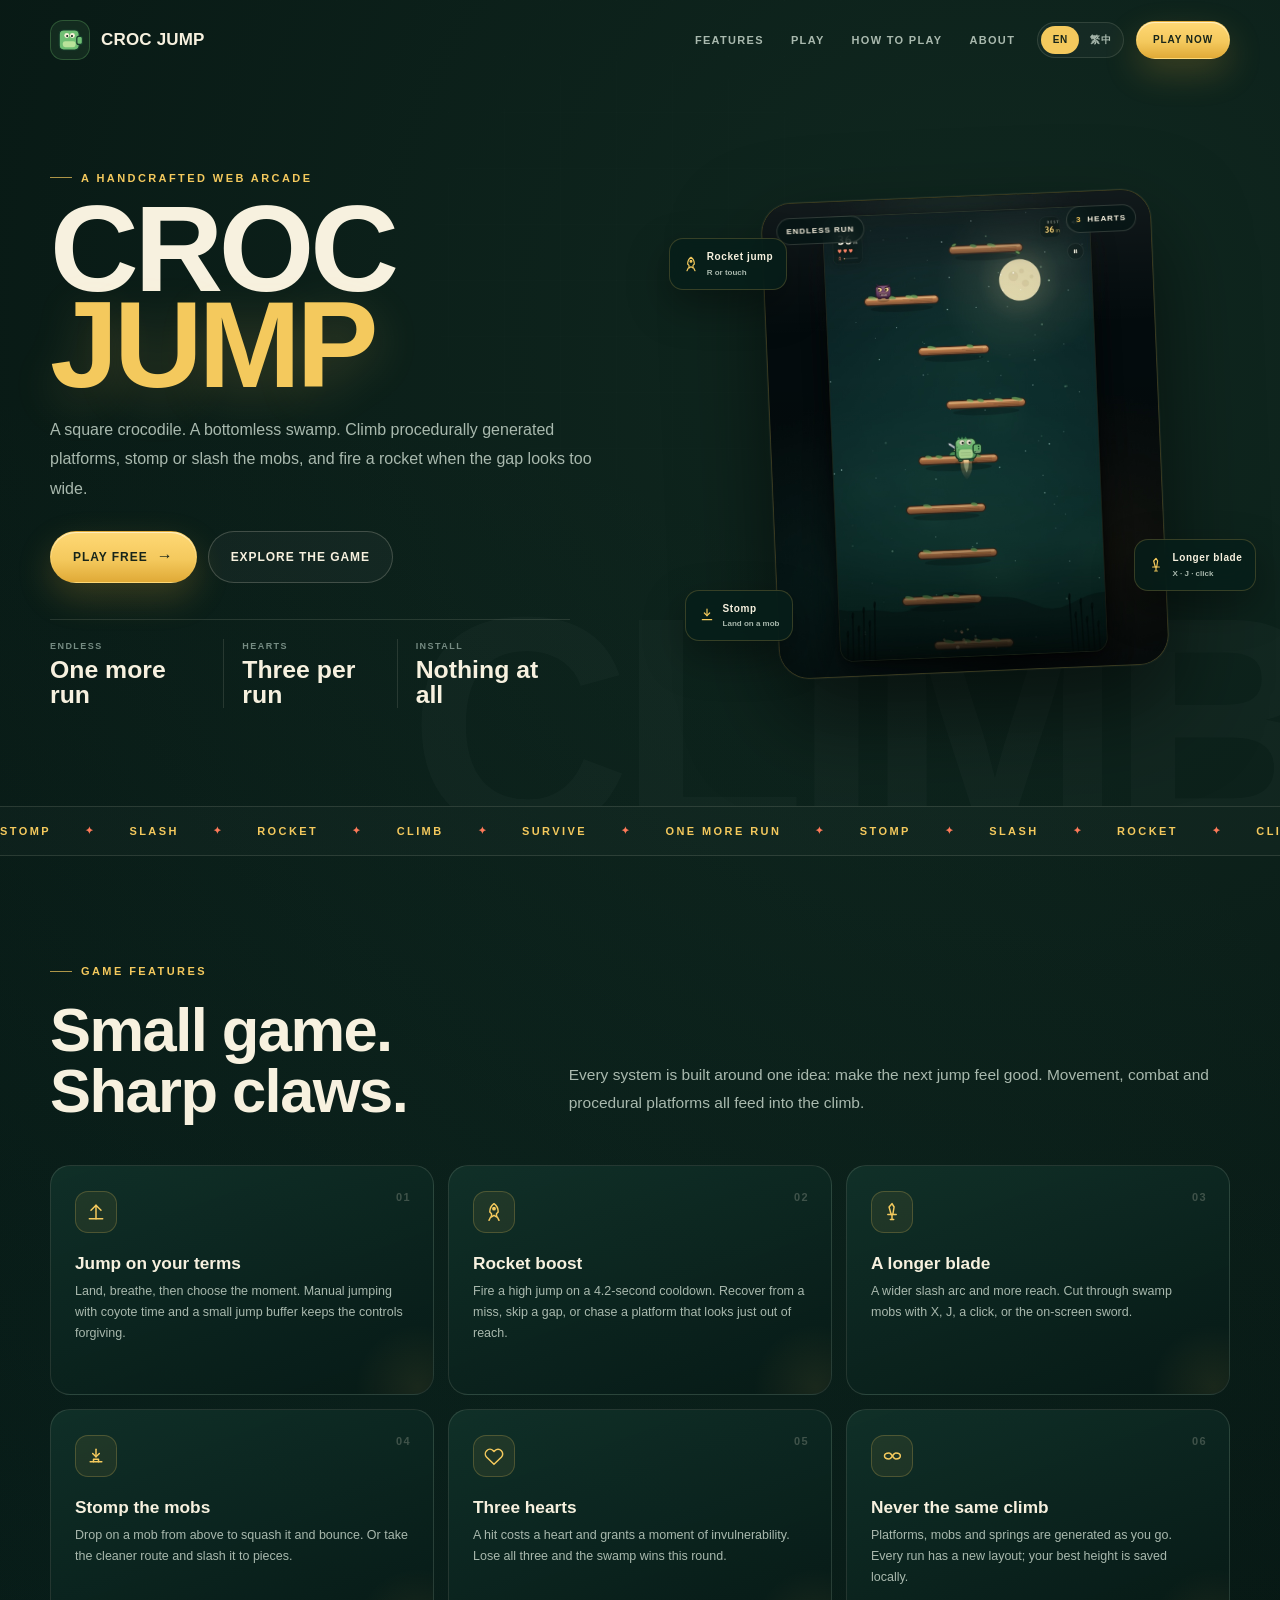
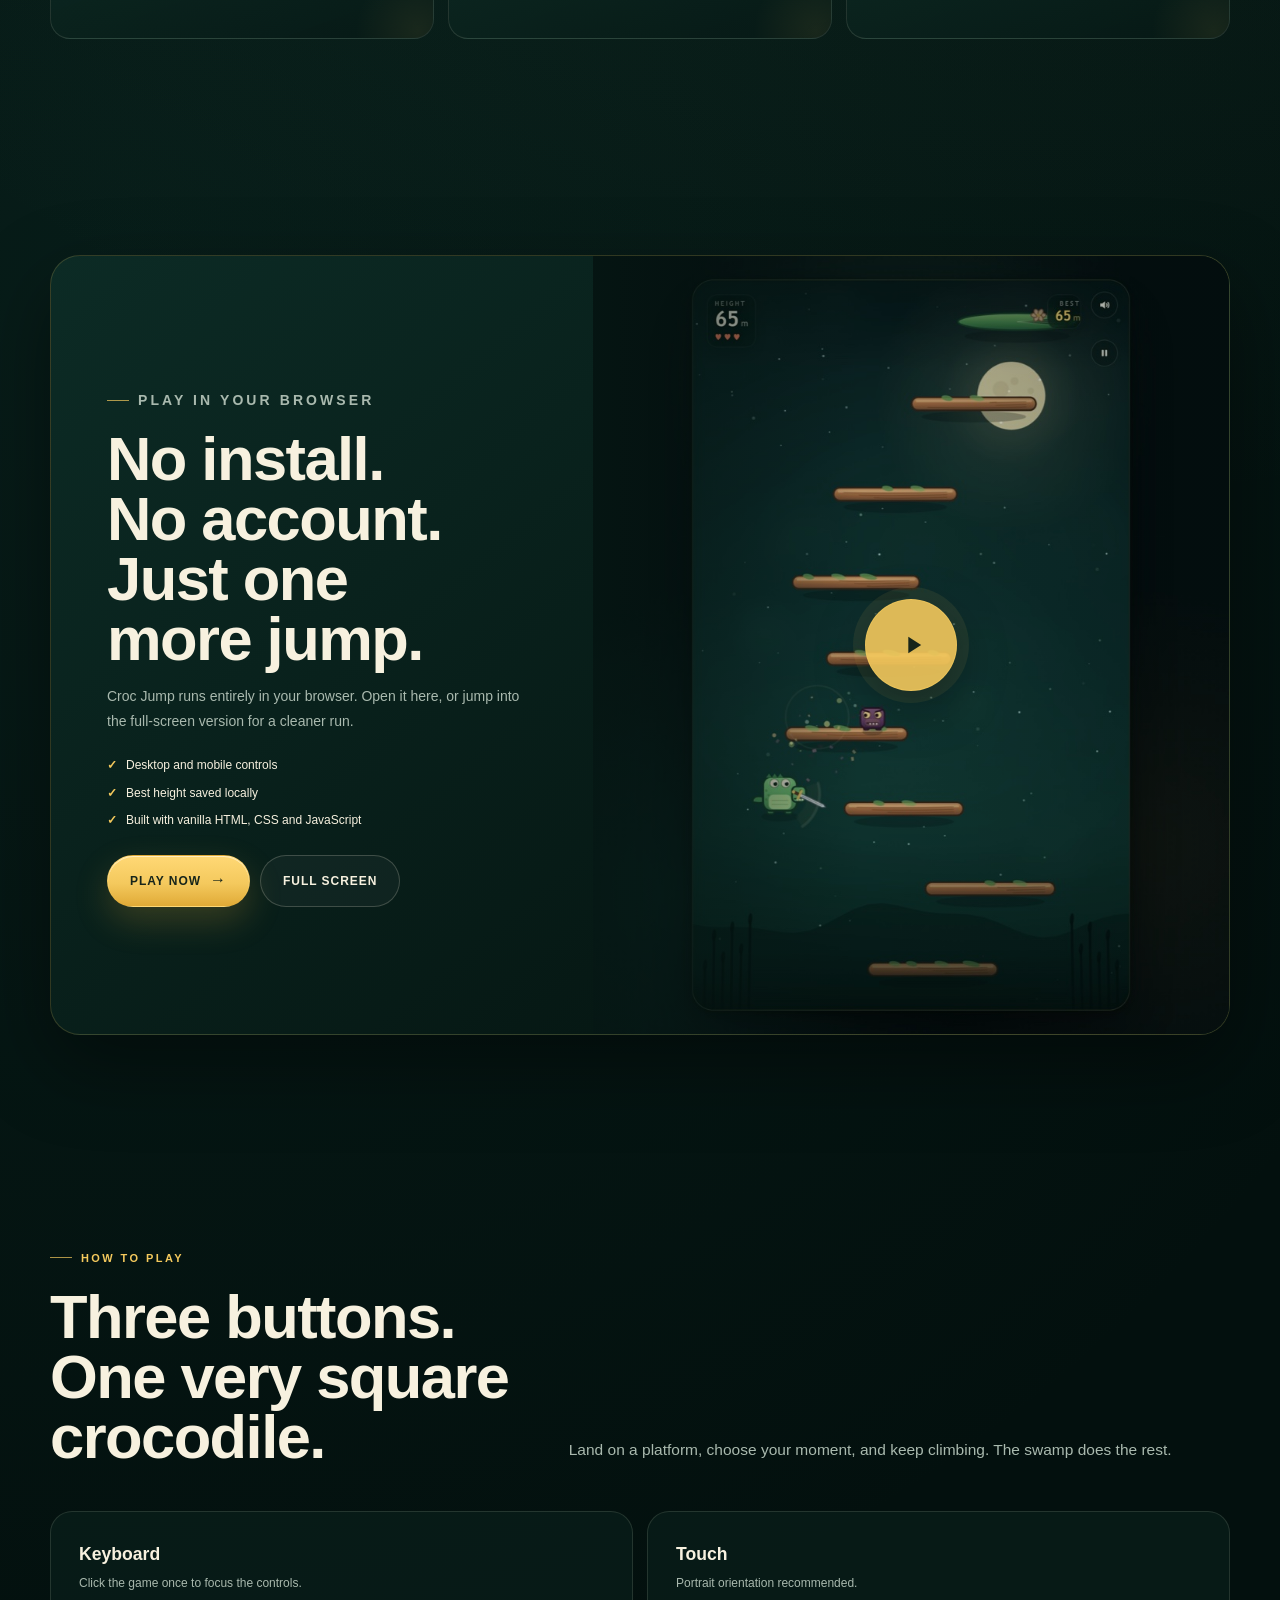
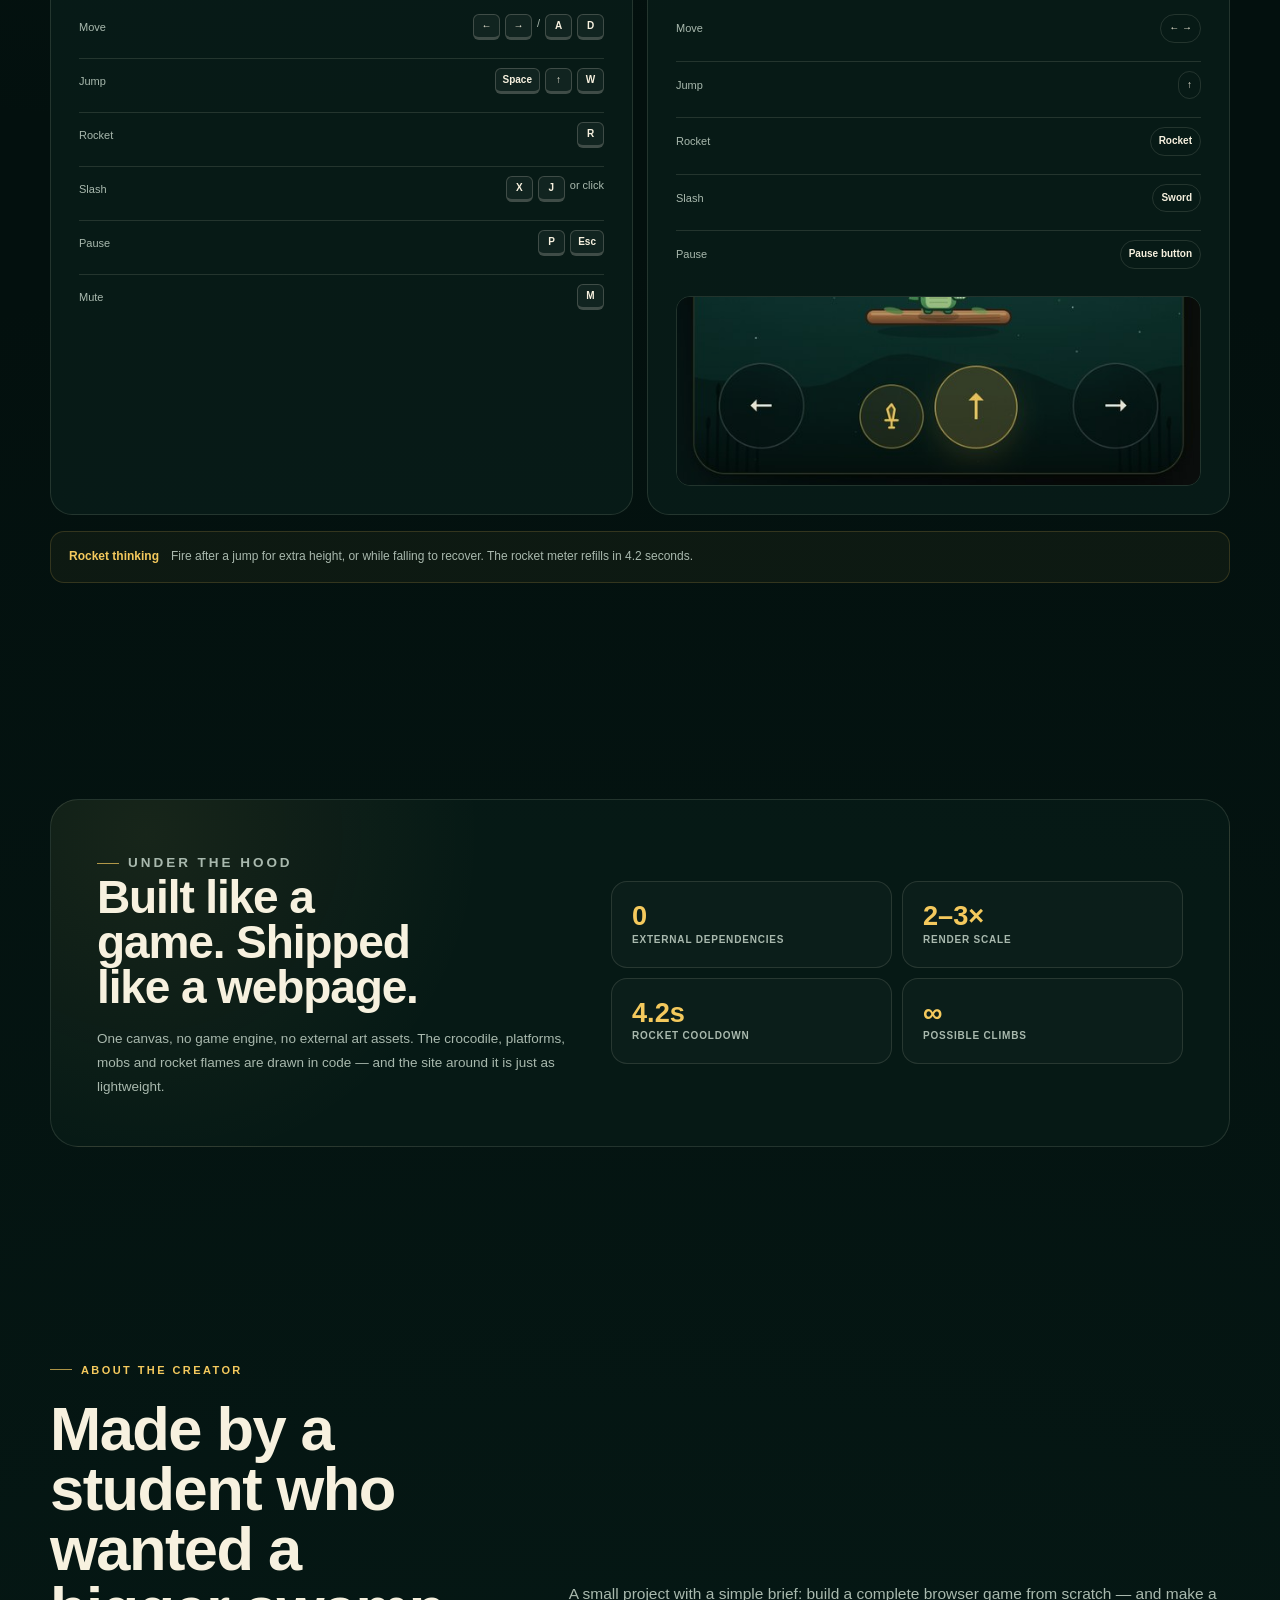
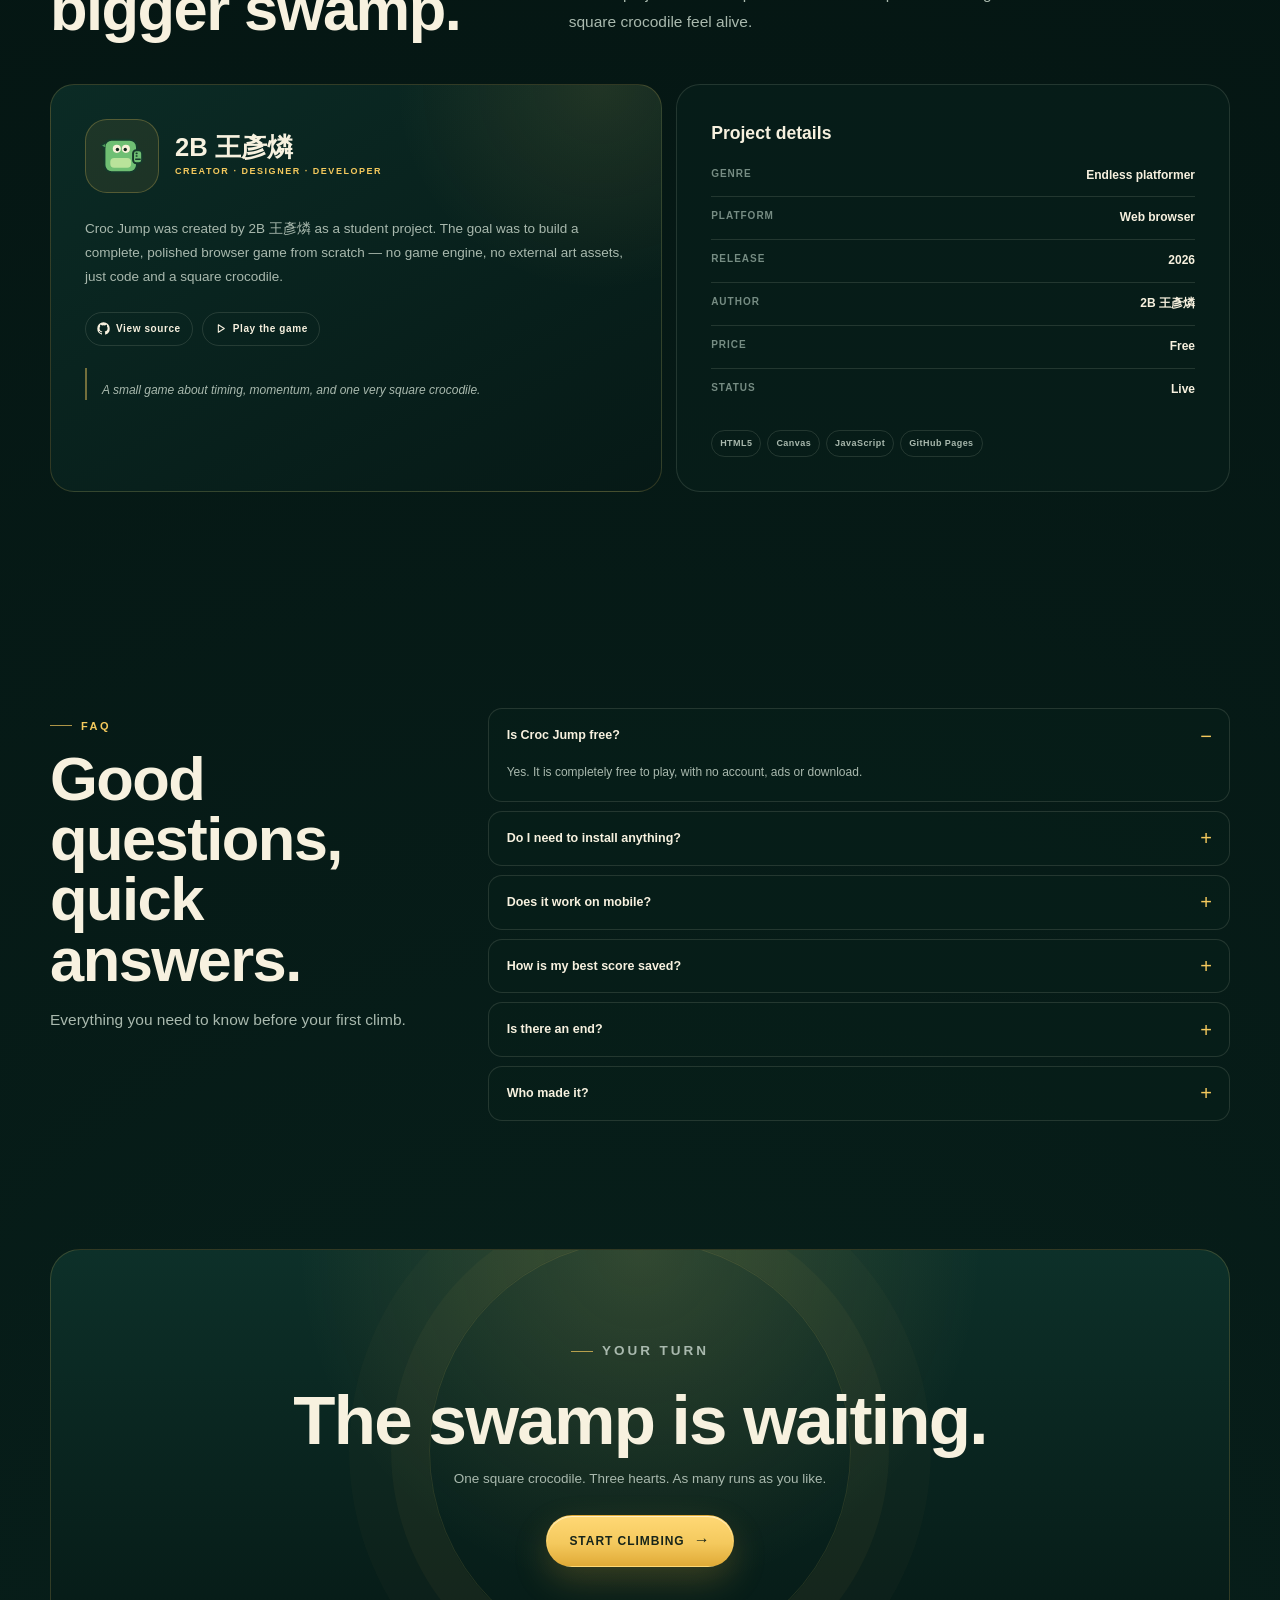
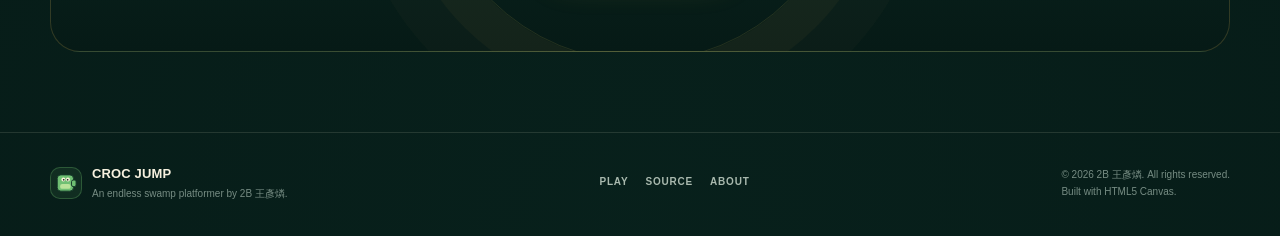
<file: index.html>
<!DOCTYPE html>
<html lang="en">
<head>
  <meta charset="UTF-8">
  <meta name="viewport" content="width=device-width, initial-scale=1.0">
  <title>Croc Jump — Endless Swamp Arcade</title>
  <meta name="description" content="Croc Jump is a handcrafted endless platformer starring a square crocodile. Climb procedural swamp platforms, stomp or slash mobs, and fire a rocket high jump. Play free in your browser.">
  <meta name="author" content="2B 王彥燐 (Wong Yin Lun)">
  <meta name="theme-color" content="#03100e">
  <link rel="canonical" href="https://s20250144-bit.github.io/Eason/">
  <link rel="icon" href="assets/favicon.svg" type="image/svg+xml">
  <meta property="og:type" content="website">
  <meta property="og:title" content="Croc Jump — Endless Swamp Arcade">
  <meta property="og:description" content="A square crocodile. A bottomless swamp. One more jump. Play Croc Jump free in your browser.">
  <meta property="og:url" content="https://s20250144-bit.github.io/Eason/">
  <meta property="og:image" content="https://s20250144-bit.github.io/Eason/assets/og.jpg">
  <meta name="twitter:card" content="summary_large_image">
  <meta name="twitter:image" content="https://s20250144-bit.github.io/Eason/assets/og.jpg">
  <link rel="stylesheet" href="site.css">
  <script type="application/ld+json">
  {
    "@context": "https://schema.org",
    "@type": "VideoGame",
    "name": "Croc Jump",
    "alternateName": "鱷魚跳跳",
    "description": "An endless swamp platformer starring a square crocodile. Stomp mobs, slash with a blade, and use a rocket boost to climb higher.",
    "genre": "Platform game",
    "gamePlatform": "Web browser",
    "applicationCategory": "Game",
    "operatingSystem": "Any modern web browser",
    "url": "https://s20250144-bit.github.io/Eason/",
    "image": "https://s20250144-bit.github.io/Eason/assets/og.jpg",
    "author": {
      "@type": "Person",
      "name": "2B 王彥燐",
      "alternateName": "Wong Yin Lun"
    },
    "offers": {
      "@type": "Offer",
      "price": "0",
      "priceCurrency": "USD",
      "availability": "https://schema.org/InStock"
    }
  }
  </script>
</head>
<body>
  <a class="skip-link" href="#main" data-i18n="a11y.skip">Skip to content</a>

  <header class="site-header" id="siteHeader">
    <div class="container nav">
      <a class="brand" href="#top" aria-label="Croc Jump home" data-i18n-aria="a11y.home">
        <span class="brand-mark" aria-hidden="true">
          <svg viewBox="0 0 80 80" fill="none">
            <rect x="13" y="15" width="50" height="50" rx="11" fill="#6FBF73" stroke="#163A2B" stroke-width="3"></rect>
            <rect x="22" y="43" width="32" height="15" rx="6" fill="#B9E39A"></rect>
            <rect x="57" y="31" width="14" height="20" rx="5" fill="#6FBF73" stroke="#163A2B" stroke-width="3"></rect>
            <circle cx="32" cy="29" r="6.2" fill="#F8F1D8"></circle>
            <circle cx="46" cy="29" r="6.2" fill="#F8F1D8"></circle>
            <circle cx="33" cy="30" r="2.6" fill="#10251C"></circle>
            <circle cx="45" cy="30" r="2.6" fill="#10251C"></circle>
          </svg>
        </span>
        <span class="brand-name">Croc Jump</span>
      </a>

      <nav class="nav-links" aria-label="Main navigation" data-i18n-aria="a11y.nav">
        <a href="#features" data-i18n="nav.features">Features</a>
        <a href="#play" data-i18n="nav.play">Play</a>
        <a href="#how" data-i18n="nav.how">How to play</a>
        <a href="#about" data-i18n="nav.about">About</a>
      </nav>

      <div class="nav-actions">
        <button class="menu-toggle" type="button" aria-expanded="false" aria-controls="mobileNav" aria-label="Open menu" data-i18n-aria="a11y.menu">
          <span></span><span></span><span></span>
        </button>
        <div class="lang-switch" role="group" aria-label="Language" data-i18n-aria="a11y.language">
          <button type="button" data-lang="en" aria-pressed="true">EN</button>
          <button type="button" data-lang="zh-Hant" aria-pressed="false">繁中</button>
        </div>
        <button class="btn btn-primary btn-small" type="button" data-open-game data-i18n="nav.playNow">Play now</button>
      </div>
    </div>
    <nav class="mobile-nav" id="mobileNav" aria-label="Mobile navigation" data-i18n-aria="a11y.mobileNav">
      <a href="#features" data-i18n="nav.features">Features</a>
      <a href="#play" data-i18n="nav.play">Play</a>
      <a href="#how" data-i18n="nav.how">How to play</a>
      <a href="#about" data-i18n="nav.about">About</a>
    </nav>
  </header>

  <main id="main" tabindex="-1">
    <section class="hero" id="top">
      <div class="container hero-grid">
        <div class="hero-copy">
          <p class="kicker" data-i18n="hero.kicker">A handcrafted web arcade</p>
          <h1 aria-label="Croc Jump"><span data-i18n="hero.title1">Croc</span><span class="accent" data-i18n="hero.title2">Jump</span></h1>
          <p class="hero-lede" data-i18n="hero.lede">A square crocodile. A bottomless swamp. Climb procedurally generated platforms, stomp or slash the mobs, and fire a rocket when the gap looks too wide.</p>
          <div class="hero-actions">
            <button class="btn btn-primary" type="button" data-open-game><span data-i18n="hero.play">Play free</span><span class="arrow">→</span></button>
            <a class="btn btn-ghost" href="#features" data-i18n="hero.explore">Explore the game</a>
          </div>
          <dl class="hero-stats">
            <div class="hero-stat">
              <dt data-i18n="hero.stat1Label">Endless</dt>
              <dd data-i18n="hero.stat1Value">One more run</dd>
            </div>
            <div class="hero-stat">
              <dt data-i18n="hero.stat2Label">Hearts</dt>
              <dd data-i18n="hero.stat2Value">Three per run</dd>
            </div>
            <div class="hero-stat">
              <dt data-i18n="hero.stat3Label">Install</dt>
              <dd data-i18n="hero.stat3Value">Nothing at all</dd>
            </div>
          </dl>
        </div>

        <div class="hero-visual">
          <div class="game-card">
            <img src="assets/hero.jpg" width="1200" height="1467" alt="Croc Jump gameplay showing the square crocodile, rocket flame, mobs and platforms." data-i18n-alt="hero.imageAlt" fetchpriority="high">
            <div class="game-card-top" aria-hidden="true">
              <span class="mini-pill" data-i18n="hero.cardRun">Endless run</span>
              <span class="mini-pill"><b>3</b> <span data-i18n="hero.cardHearts">hearts</span></span>
            </div>
          </div>
          <div class="float-tag rocket" aria-hidden="true">
            <svg viewBox="0 0 24 24" fill="none" stroke="currentColor" stroke-width="1.8" stroke-linecap="round" stroke-linejoin="round"><path d="M12 2c3 2 5 6 5 10l-2 2v4l-3-2-3 2v-4l-2-2c0-4 2-8 5-10Z"></path><circle cx="12" cy="8" r="1.4" fill="currentColor"></circle><path d="M8 18l-2 4M16 18l2 4"></path></svg>
            <span><span data-i18n="hero.tagRocket">Rocket jump</span><small data-i18n="hero.tagRocketSub">R or touch</small></span>
          </div>
          <div class="float-tag blade" aria-hidden="true">
            <svg viewBox="0 0 24 24" fill="none" stroke="currentColor" stroke-width="1.8" stroke-linecap="round" stroke-linejoin="round"><path d="M12 2 14.5 6 13 15h-2L8.5 6 12 2Z"></path><path d="M7 15h10"></path><path d="M12 15v5"></path><path d="M10 21h4"></path></svg>
            <span><span data-i18n="hero.tagBlade">Longer blade</span><small data-i18n="hero.tagBladeSub">X · J · click</small></span>
          </div>
          <div class="float-tag stomp" aria-hidden="true">
            <svg viewBox="0 0 24 24" fill="none" stroke="currentColor" stroke-width="1.8" stroke-linecap="round" stroke-linejoin="round"><path d="M12 3v10"></path><path d="m8 9 4 4 4-4"></path><path d="M5 19h14"></path></svg>
            <span><span data-i18n="hero.tagStomp">Stomp</span><small data-i18n="hero.tagStompSub">Land on a mob</small></span>
          </div>
        </div>
      </div>
    </section>

    <div class="marquee" aria-hidden="true">
      <div class="marquee-track">
        <span data-i18n="marquee.stomp">Stomp</span><span data-i18n="marquee.slash">Slash</span><span data-i18n="marquee.rocket">Rocket</span><span data-i18n="marquee.climb">Climb</span><span data-i18n="marquee.survive">Survive</span><span data-i18n="marquee.replay">One more run</span>
        <span data-i18n="marquee.stomp">Stomp</span><span data-i18n="marquee.slash">Slash</span><span data-i18n="marquee.rocket">Rocket</span><span data-i18n="marquee.climb">Climb</span><span data-i18n="marquee.survive">Survive</span><span data-i18n="marquee.replay">One more run</span>
      </div>
    </div>

    <section class="section" id="features">
      <div class="container">
        <div class="section-head reveal">
          <p class="kicker" data-i18n="features.kicker">Game features</p>
          <h2 data-i18n="features.title">Small game. Sharp claws.</h2>
          <p class="section-lede" data-i18n="features.lede">Every system is built around one idea: make the next jump feel good. Movement, combat and procedural platforms all feed into the climb.</p>
        </div>

        <div class="feature-grid">
          <article class="feature-card reveal">
            <span class="feature-num">01</span>
            <div class="feature-icon"><svg viewBox="0 0 24 24" fill="none" stroke="currentColor" stroke-width="1.8" stroke-linecap="round" stroke-linejoin="round"><path d="M12 20V4"></path><path d="m6 10 6-6 6 6"></path><path d="M4 20h16"></path></svg></div>
            <h3 data-i18n="features.jump.title">Jump on your terms</h3>
            <p data-i18n="features.jump.desc">Land, breathe, then choose the moment. Manual jumping with coyote time and a small jump buffer keeps the controls forgiving.</p>
          </article>
          <article class="feature-card reveal">
            <span class="feature-num">02</span>
            <div class="feature-icon"><svg viewBox="0 0 24 24" fill="none" stroke="currentColor" stroke-width="1.8" stroke-linecap="round" stroke-linejoin="round"><path d="M12 2c3 2 5 6 5 10l-2 2v4l-3-2-3 2v-4l-2-2c0-4 2-8 5-10Z"></path><circle cx="12" cy="8" r="1.4" fill="currentColor"></circle><path d="M8 18l-2 4M16 18l2 4"></path></svg></div>
            <h3 data-i18n="features.rocket.title">Rocket boost</h3>
            <p data-i18n="features.rocket.desc">Fire a high jump on a 4.2-second cooldown. Recover from a miss, skip a gap, or chase a platform that looks just out of reach.</p>
          </article>
          <article class="feature-card reveal">
            <span class="feature-num">03</span>
            <div class="feature-icon"><svg viewBox="0 0 24 24" fill="none" stroke="currentColor" stroke-width="1.8" stroke-linecap="round" stroke-linejoin="round"><path d="M12 2 14.5 6 13 15h-2L8.5 6 12 2Z"></path><path d="M7 15h10"></path><path d="M12 15v5"></path><path d="M10 21h4"></path></svg></div>
            <h3 data-i18n="features.blade.title">A longer blade</h3>
            <p data-i18n="features.blade.desc">A wider slash arc and more reach. Cut through swamp mobs with X, J, a click, or the on-screen sword.</p>
          </article>
          <article class="feature-card reveal">
            <span class="feature-num">04</span>
            <div class="feature-icon"><svg viewBox="0 0 24 24" fill="none" stroke="currentColor" stroke-width="1.8" stroke-linecap="round" stroke-linejoin="round"><path d="M12 4v9"></path><path d="m8 9 4 4 4-4"></path><path d="M5 19h14"></path><path d="M9 19v-3h6v3"></path></svg></div>
            <h3 data-i18n="features.stomp.title">Stomp the mobs</h3>
            <p data-i18n="features.stomp.desc">Drop on a mob from above to squash it and bounce. Or take the cleaner route and slash it to pieces.</p>
          </article>
          <article class="feature-card reveal">
            <span class="feature-num">05</span>
            <div class="feature-icon"><svg viewBox="0 0 24 24" fill="none" stroke="currentColor" stroke-width="1.8" stroke-linecap="round" stroke-linejoin="round"><path d="M20.8 5.6a5.5 5.5 0 0 0-7.8 0L12 6.6l-1-1a5.5 5.5 0 0 0-7.8 7.8l1 1L12 22l7.8-7.6 1-1a5.5 5.5 0 0 0 0-7.8Z"></path></svg></div>
            <h3 data-i18n="features.hearts.title">Three hearts</h3>
            <p data-i18n="features.hearts.desc">A hit costs a heart and grants a moment of invulnerability. Lose all three and the swamp wins this round.</p>
          </article>
          <article class="feature-card reveal">
            <span class="feature-num">06</span>
            <div class="feature-icon"><svg viewBox="0 0 24 24" fill="none" stroke="currentColor" stroke-width="1.8" stroke-linecap="round" stroke-linejoin="round"><path d="M8.5 8.5c-3 0-5.5 1.5-5.5 3.5s2.5 3.5 5.5 3.5c3.5 0 4.5-7 8-7 3 0 5.5 1.5 5.5 3.5s-2.5 3.5-5.5 3.5c-3.5 0-4.5-7-8-7Z"></path></svg></div>
            <h3 data-i18n="features.endless.title">Never the same climb</h3>
            <p data-i18n="features.endless.desc">Platforms, mobs and springs are generated as you go. Every run has a new layout; your best height is saved locally.</p>
          </article>
        </div>
      </div>
    </section>

    <section class="section" id="play">
      <div class="container">
        <div class="play-panel reveal">
          <div class="play-copy">
            <p class="kicker" data-i18n="play.kicker">Play in your browser</p>
            <h2 data-i18n="play.title">No install. No account. Just one more jump.</h2>
            <p data-i18n="play.lede">Croc Jump runs entirely in your browser. Open it here, or jump into the full-screen version for a cleaner run.</p>
            <ul class="play-list">
              <li data-i18n="play.check1">Desktop and mobile controls</li>
              <li data-i18n="play.check2">Best height saved locally</li>
              <li data-i18n="play.check3">Built with vanilla HTML, CSS and JavaScript</li>
            </ul>
            <div class="play-actions">
              <button class="btn btn-primary" type="button" data-open-game><span data-i18n="play.play">Play now</span><span class="arrow">→</span></button>
              <a class="btn btn-ghost" href="game.html" target="_blank" rel="noopener" data-i18n="play.fullscreen">Full screen</a>
            </div>
          </div>
          <div class="play-visual">
            <img src="assets/combat.jpg" width="1000" height="1222" alt="The crocodile slashing a swamp mob with a long blade." data-i18n-alt="play.imageAlt" loading="lazy">
            <div class="play-overlay">
              <button class="play-orb" type="button" data-open-game aria-label="Play Croc Jump" data-i18n-aria="a11y.play">
                <svg viewBox="0 0 24 24" fill="currentColor" aria-hidden="true"><path d="M8 5v14l11-7-11-7Z"></path></svg>
              </button>
            </div>
          </div>
        </div>
      </div>
    </section>

    <section class="section" id="how">
      <div class="container">
        <div class="section-head reveal">
          <p class="kicker" data-i18n="how.kicker">How to play</p>
          <h2 data-i18n="how.title">Three buttons. One very square crocodile.</h2>
          <p class="section-lede" data-i18n="how.lede">Land on a platform, choose your moment, and keep climbing. The swamp does the rest.</p>
        </div>

        <div class="controls-grid">
          <article class="control-card reveal">
            <h3 data-i18n="how.desktopTitle">Keyboard</h3>
            <p data-i18n="how.desktopSub">Click the game once to focus the controls.</p>
            <ul class="control-list">
              <li class="control-row"><span class="control-label" data-i18n="how.move">Move</span><span class="keys"><kbd>←</kbd><kbd>→</kbd><span class="control-label">/</span><kbd>A</kbd><kbd>D</kbd></span></li>
              <li class="control-row"><span class="control-label" data-i18n="how.jump">Jump</span><span class="keys"><kbd>Space</kbd><kbd>↑</kbd><kbd>W</kbd></span></li>
              <li class="control-row"><span class="control-label" data-i18n="how.rocket">Rocket</span><span class="keys"><kbd>R</kbd></span></li>
              <li class="control-row"><span class="control-label" data-i18n="how.slash">Slash</span><span class="keys"><kbd>X</kbd><kbd>J</kbd><span class="control-label" data-i18n="how.orClick">or click</span></span></li>
              <li class="control-row"><span class="control-label" data-i18n="how.pause">Pause</span><span class="keys"><kbd>P</kbd><kbd>Esc</kbd></span></li>
              <li class="control-row"><span class="control-label" data-i18n="how.mute">Mute</span><span class="keys"><kbd>M</kbd></span></li>
            </ul>
          </article>

          <article class="control-card reveal">
            <h3 data-i18n="how.mobileTitle">Touch</h3>
            <p data-i18n="how.mobileSub">Portrait orientation recommended.</p>
            <ul class="control-list">
              <li class="control-row"><span class="control-label" data-i18n="how.move">Move</span><span class="keys"><span class="touch-key">← →</span></span></li>
              <li class="control-row"><span class="control-label" data-i18n="how.jump">Jump</span><span class="keys"><span class="touch-key">↑</span></span></li>
              <li class="control-row"><span class="control-label" data-i18n="how.rocket">Rocket</span><span class="keys"><span class="touch-key" data-i18n="how.touchRocket">Rocket</span></span></li>
              <li class="control-row"><span class="control-label" data-i18n="how.slash">Slash</span><span class="keys"><span class="touch-key" data-i18n="how.touchBlade">Sword</span></span></li>
              <li class="control-row"><span class="control-label" data-i18n="how.pause">Pause</span><span class="keys"><span class="touch-key" data-i18n="how.touchPause">Pause button</span></span></li>
            </ul>
            <img class="control-shot" src="assets/mobile-controls.jpg" width="600" height="262" alt="Croc Jump mobile controls with arrows, jump, rocket and blade buttons." data-i18n-alt="how.imageAlt" loading="lazy">
          </article>
        </div>

        <div class="how-note reveal">
          <strong data-i18n="how.tipLabel">Rocket thinking</strong>
          <span data-i18n="how.tip">Fire after a jump for extra height, or while falling to recover. The rocket meter refills in 4.2 seconds.</span>
        </div>
      </div>
    </section>

    <section class="section">
      <div class="container">
        <div class="tech-band reveal">
          <div>
            <p class="kicker" data-i18n="tech.kicker">Under the hood</p>
            <h2 data-i18n="tech.title">Built like a game. Shipped like a webpage.</h2>
            <p data-i18n="tech.desc">One canvas, no game engine, no external art assets. The crocodile, platforms, mobs and rocket flames are drawn in code — and the site around it is just as lightweight.</p>
          </div>
          <div class="tech-grid">
            <div class="tech-item"><strong>0</strong><span data-i18n="tech.metric1">External dependencies</span></div>
            <div class="tech-item"><strong>2–3×</strong><span data-i18n="tech.metric2">Render scale</span></div>
            <div class="tech-item"><strong>4.2s</strong><span data-i18n="tech.metric3">Rocket cooldown</span></div>
            <div class="tech-item"><strong>∞</strong><span data-i18n="tech.metric4">Possible climbs</span></div>
          </div>
        </div>
      </div>
    </section>

    <section class="section" id="about">
      <div class="container">
        <div class="section-head reveal">
          <p class="kicker" data-i18n="about.kicker">About the creator</p>
          <h2 data-i18n="about.title">Made by a student who wanted a bigger swamp.</h2>
          <p class="section-lede" data-i18n="about.lede">A small project with a simple brief: build a complete browser game from scratch — and make a square crocodile feel alive.</p>
        </div>

        <div class="about-grid">
          <article class="author-card reveal">
            <div class="author-top">
              <div class="author-avatar" aria-hidden="true">
                <svg viewBox="0 0 80 80" fill="none">
                  <rect x="13" y="15" width="50" height="50" rx="11" fill="#6FBF73" stroke="#163A2B" stroke-width="3"></rect>
                  <rect x="22" y="43" width="32" height="15" rx="6" fill="#B9E39A"></rect>
                  <rect x="57" y="31" width="14" height="20" rx="5" fill="#6FBF73" stroke="#163A2B" stroke-width="3"></rect>
                  <circle cx="32" cy="29" r="6.2" fill="#F8F1D8"></circle>
                  <circle cx="46" cy="29" r="6.2" fill="#F8F1D8"></circle>
                  <circle cx="33" cy="30" r="2.6" fill="#10251C"></circle>
                  <circle cx="45" cy="30" r="2.6" fill="#10251C"></circle>
                  <path d="M62 36h1M62 40h1" stroke="#163A2B" stroke-width="2.4" stroke-linecap="round"></path>
                  <path d="M61 45h7" stroke="#163A2B" stroke-width="2" stroke-linecap="round"></path>
                  <path d="M14 20l-7 4 7 4" fill="#4D9A5A" stroke="#163A2B" stroke-width="2.5" stroke-linejoin="round"></path>
                </svg>
              </div>
              <div>
                <h3 class="author-name">2B 王彥燐</h3>
                <p class="author-role" data-i18n="about.role">Creator · Designer · Developer</p>
              </div>
            </div>
            <p class="author-bio" data-i18n="about.bio">Croc Jump was created by 2B 王彥燐 as a student project. The goal was to build a complete, polished browser game from scratch — no game engine, no external art assets, just code and a square crocodile.</p>
            <div class="author-links">
              <a class="author-link" href="https://github.com/s20250144-bit/Eason" target="_blank" rel="noopener">
                <svg viewBox="0 0 24 24" fill="currentColor" aria-hidden="true"><path d="M12 .5A11.5 11.5 0 0 0 .5 12a11.5 11.5 0 0 0 7.9 10.9c.6.1.8-.2.8-.5v-2c-3.2.7-3.9-1.4-3.9-1.4-.5-1.3-1.3-1.6-1.3-1.6-1-.7.1-.7.1-.7 1.2.1 1.8 1.2 1.8 1.2 1 1.7 2.7 1.2 3.3.9.1-.7.4-1.2.8-1.5-2.6-.3-5.3-1.3-5.3-5.8 0-1.3.5-2.3 1.2-3.1-.1-.3-.5-1.5.1-3.1 0 0 1-.3 3.2 1.2a11 11 0 0 1 5.8 0c2.2-1.5 3.2-1.2 3.2-1.2.6 1.6.2 2.8.1 3.1.8.8 1.2 1.8 1.2 3.1 0 4.5-2.7 5.5-5.3 5.8.4.4.8 1.1.8 2.2v3.3c0 .3.2.6.8.5A11.5 11.5 0 0 0 23.5 12 11.5 11.5 0 0 0 12 .5Z"></path></svg>
                <span data-i18n="about.source">View source</span>
              </a>
              <a class="author-link" href="game.html" target="_blank" rel="noopener">
                <svg viewBox="0 0 24 24" fill="none" stroke="currentColor" stroke-width="2" stroke-linecap="round" stroke-linejoin="round" aria-hidden="true"><path d="M8 5v14l11-7-11-7Z"></path></svg>
                <span data-i18n="about.play">Play the game</span>
              </a>
            </div>
            <p class="author-note" data-i18n="about.note">A small game about timing, momentum, and one very square crocodile.</p>
          </article>

          <article class="project-card reveal">
            <h3 data-i18n="project.title">Project details</h3>
            <dl class="project-meta">
              <div><dt data-i18n="project.genre">Genre</dt><dd data-i18n="project.genreValue">Endless platformer</dd></div>
              <div><dt data-i18n="project.platform">Platform</dt><dd data-i18n="project.platformValue">Web browser</dd></div>
              <div><dt data-i18n="project.release">Release</dt><dd>2026</dd></div>
              <div><dt data-i18n="project.author">Author</dt><dd>2B 王彥燐</dd></div>
              <div><dt data-i18n="project.price">Price</dt><dd data-i18n="project.priceValue">Free</dd></div>
              <div><dt data-i18n="project.status">Status</dt><dd data-i18n="project.statusValue">Live</dd></div>
            </dl>
            <div class="project-tags">
              <span>HTML5</span><span>Canvas</span><span>JavaScript</span><span>GitHub Pages</span>
            </div>
          </article>
        </div>
      </div>
    </section>

    <section class="section" id="faq">
      <div class="container faq-wrap">
        <div class="reveal">
          <p class="kicker" data-i18n="faq.kicker">FAQ</p>
          <h2 data-i18n="faq.title">Good questions, quick answers.</h2>
          <p class="section-lede" data-i18n="faq.lede">Everything you need to know before your first climb.</p>
        </div>
        <div class="faq-list reveal">
          <details class="faq-item" open>
            <summary data-i18n="faq.q1">Is Croc Jump free?</summary>
            <p data-i18n="faq.a1">Yes. It is completely free to play, with no account, ads or download.</p>
          </details>
          <details class="faq-item">
            <summary data-i18n="faq.q2">Do I need to install anything?</summary>
            <p data-i18n="faq.a2">No. It runs in a modern browser on desktop or phone. A recent version of Chrome, Safari, Edge or Firefox is recommended.</p>
          </details>
          <details class="faq-item">
            <summary data-i18n="faq.q3">Does it work on mobile?</summary>
            <p data-i18n="faq.a3">Yes. Use the on-screen arrows, the gold jump button, the rocket button and the sword button. Portrait orientation is recommended.</p>
          </details>
          <details class="faq-item">
            <summary data-i18n="faq.q4">How is my best score saved?</summary>
            <p data-i18n="faq.a4">Your best height is stored in your browser's local storage. Clearing site data or using a different browser resets it.</p>
          </details>
          <details class="faq-item">
            <summary data-i18n="faq.q5">Is there an end?</summary>
            <p data-i18n="faq.a5">No. Platforms are generated endlessly. The goal is simple: climb higher than your last run.</p>
          </details>
          <details class="faq-item">
            <summary data-i18n="faq.q6">Who made it?</summary>
            <p data-i18n="faq.a6">Croc Jump is a student project by 2B 王彥燐.</p>
          </details>
        </div>
      </div>
    </section>

    <section class="container" aria-labelledby="ctaTitle">
      <div class="final-cta reveal">
        <p class="kicker" data-i18n="cta.kicker">Your turn</p>
        <h2 id="ctaTitle" data-i18n="cta.title">The swamp is waiting.</h2>
        <p data-i18n="cta.lede">One square crocodile. Three hearts. As many runs as you like.</p>
        <button class="btn btn-primary" type="button" data-open-game><span data-i18n="cta.play">Start climbing</span><span class="arrow">→</span></button>
      </div>
    </section>
  </main>

  <footer class="footer">
    <div class="container footer-inner">
      <div class="footer-brand">
        <span class="brand-mark" aria-hidden="true">
          <svg viewBox="0 0 80 80" fill="none"><rect x="13" y="15" width="50" height="50" rx="11" fill="#6FBF73" stroke="#163A2B" stroke-width="3"></rect><rect x="22" y="43" width="32" height="15" rx="6" fill="#B9E39A"></rect><rect x="57" y="31" width="14" height="20" rx="5" fill="#6FBF73" stroke="#163A2B" stroke-width="3"></rect><circle cx="32" cy="29" r="6.2" fill="#F8F1D8"></circle><circle cx="46" cy="29" r="6.2" fill="#F8F1D8"></circle><circle cx="33" cy="30" r="2.6" fill="#10251C"></circle><circle cx="45" cy="30" r="2.6" fill="#10251C"></circle></svg>
        </span>
        <div>
          <div class="brand-name">Croc Jump</div>
          <div class="footer-meta" data-i18n="footer.tagline">An endless swamp platformer by 2B 王彥燐.</div>
        </div>
      </div>
      <div class="footer-links">
        <a href="game.html" data-i18n="footer.play">Play</a>
        <a href="https://github.com/s20250144-bit/Eason" target="_blank" rel="noopener" data-i18n="footer.source">Source</a>
        <a href="#about" data-i18n="footer.about">About</a>
      </div>
      <div class="footer-meta">
        <div data-i18n="footer.rights">© 2026 2B 王彥燐. All rights reserved.</div>
        <div data-i18n="footer.built">Built with HTML5 Canvas.</div>
      </div>
    </div>
  </footer>

  <div class="game-modal" id="gameModal" aria-hidden="true">
    <div class="modal-backdrop" data-close-game></div>
    <div class="modal-panel" role="dialog" aria-modal="true" aria-labelledby="modalTitle">
      <div class="modal-head">
        <div>
          <p class="kicker" data-i18n="modal.kicker">Now playing</p>
          <h2 id="modalTitle">Croc Jump</h2>
        </div>
        <div class="modal-actions">
          <a class="modal-link" href="game.html" target="_blank" rel="noopener" data-i18n="modal.fullscreen">Full screen</a>
          <button class="modal-close" type="button" data-close-game aria-label="Close game" data-i18n-aria="a11y.close">×</button>
        </div>
      </div>
      <p class="modal-note" data-i18n="modal.note">The game interface is in English. Click or tap the game to start; use the close button to leave at any time.</p>
      <div class="iframe-shell">
        <div class="iframe-loading" id="iframeLoading" data-i18n="modal.loading">Loading the swamp…</div>
        <iframe id="gameFrame" title="Croc Jump playable game" allow="autoplay" data-i18n-title="a11y.iframe"></iframe>
      </div>
      <div class="modal-controls">
        <span><kbd>Space</kbd> <span data-i18n="modal.jump">jump</span></span>
        <span><kbd>R</kbd> <span data-i18n="modal.rocket">rocket</span></span>
        <span><kbd>X</kbd> <span data-i18n="modal.slash">slash</span></span>
        <span><kbd>P</kbd> <span data-i18n="modal.pause">pause</span></span>
      </div>
    </div>
  </div>

  <noscript>
    <style>
      .reveal { opacity: 1 !important; transform: none !important; }
      .noscript-banner {
        position: fixed; left: 0; right: 0; bottom: 0; z-index: 200;
        padding: 11px 16px; background: #f4c95d; color: #17251a;
        text-align: center; font: 700 12px/1.5 "Segoe UI", "PingFang TC", sans-serif;
      }
      .noscript-banner a { color: #17251a; text-decoration: underline; }
    </style>
    <div class="noscript-banner">
      Some interactive features need JavaScript. <a href="game.html">Open the game directly →</a><br>
      部分互動功能需要 JavaScript。<a href="game.html">直接開啟遊戲 →</a>
    </div>
  </noscript>

  <script src="site.js"></script>
</body>
</html>
</file>
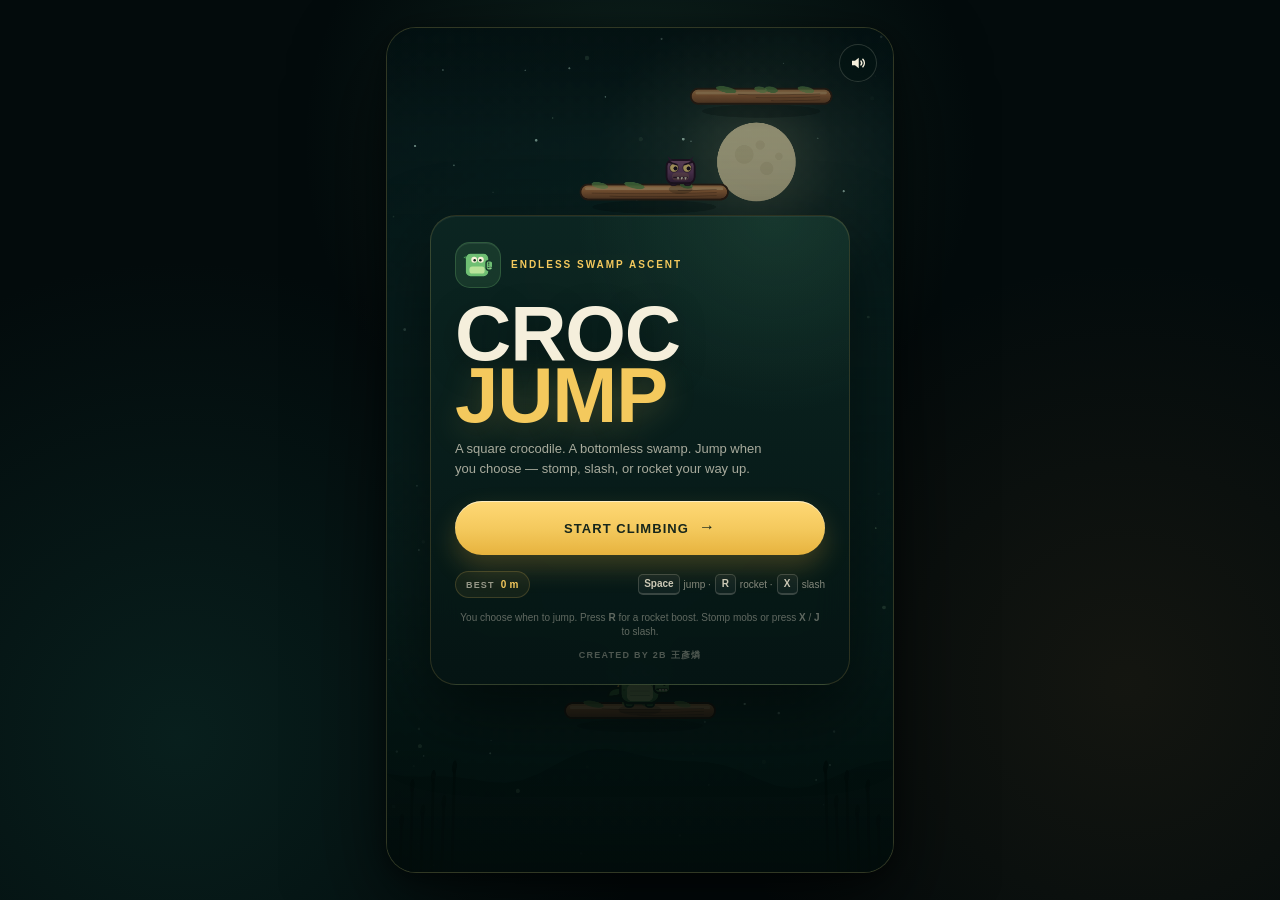
<file: game.html>
<!DOCTYPE html>
<html lang="en">
<head>
<meta charset="UTF-8">
<meta name="viewport" content="width=device-width, initial-scale=1.0, maximum-scale=1.0, user-scalable=no">
<meta name="author" content="2B 王彥燐 (Wong Yin Lun)">
<meta name="theme-color" content="#041413">
<title>Croc Jump — Endless Swamp Ascent</title>
<style>
  :root {
    --ink: #071513;
    --ink-soft: #0b2521;
    --cream: #f5efdc;
    --cream-dim: rgba(245, 239, 220, 0.68);
    --gold: #f4c95d;
    --gold-deep: #e7b33e;
    --coral: #ff7a59;
    --green: #7ed37a;
    --line: rgba(245, 239, 220, 0.14);
    --card: rgba(8, 28, 26, 0.94);
    --display: "Arial Rounded MT Bold", "Trebuchet MS", "Avenir Next", sans-serif;
    --body: "Trebuchet MS", "Avenir Next", "Segoe UI", sans-serif;
  }

  * { box-sizing: border-box; }

  html, body {
    height: 100%;
    margin: 0;
  }

  body {
    display: grid;
    place-items: center;
    overflow: hidden;
    background:
      radial-gradient(circle at 50% 16%, rgba(58, 132, 102, 0.22), transparent 34%),
      radial-gradient(circle at 14% 82%, rgba(19, 74, 65, 0.32), transparent 36%),
      radial-gradient(circle at 88% 76%, rgba(107, 76, 38, 0.16), transparent 32%),
      #030b0c;
    color: var(--cream);
    font-family: var(--body);
    -webkit-font-smoothing: antialiased;
    overscroll-behavior: none;
  }

  body::before {
    content: "";
    position: fixed;
    inset: 0;
    pointer-events: none;
    opacity: 0.5;
    background-image:
      linear-gradient(rgba(255, 255, 255, 0.018) 1px, transparent 1px),
      linear-gradient(90deg, rgba(255, 255, 255, 0.018) 1px, transparent 1px);
    background-size: 44px 44px;
    -webkit-mask-image: radial-gradient(circle at 50% 45%, black, transparent 72%);
    mask-image: radial-gradient(circle at 50% 45%, black, transparent 72%);
  }

  .game-shell {
    position: relative;
    width: min(94vw, calc(94vh * 3 / 5), 620px);
    width: min(94vw, calc(94dvh * 3 / 5), 620px);
    aspect-ratio: 3 / 5;
    max-height: 94vh;
    max-height: 94dvh;
    overflow: hidden;
    border-radius: 30px;
    border: 1px solid rgba(244, 201, 93, 0.18);
    background: #061817;
    box-shadow:
      0 38px 90px rgba(0, 0, 0, 0.62),
      0 4px 20px rgba(0, 0, 0, 0.38),
      inset 0 0 0 1px rgba(255, 255, 255, 0.035);
    isolation: isolate;
    user-select: none;
    -webkit-user-select: none;
    -webkit-tap-highlight-color: transparent;
  }

  canvas {
    display: block;
    width: 100%;
    height: 100%;
    touch-action: none;
    outline: none;
  }

  /* ---------- HUD ---------- */
  .hud {
    position: absolute;
    top: 0;
    left: 0;
    right: 0;
    z-index: 5;
    display: flex;
    align-items: flex-start;
    justify-content: space-between;
    gap: 12px;
    padding: 20px 68px 0 20px;
    pointer-events: none;
    opacity: 1;
    transition: opacity 0.35s ease;
  }

  .game-shell[data-state="start"] .hud { opacity: 0; }

  .stat {
    display: flex;
    flex-direction: column;
    gap: 2px;
    min-width: 0;
    padding: 7px 10px 8px;
    border: 1px solid rgba(245, 239, 220, 0.07);
    border-radius: 14px;
    background: rgba(4, 20, 18, 0.58);
    box-shadow: 0 8px 24px rgba(0, 0, 0, 0.16);
    text-shadow: 0 2px 14px rgba(0, 0, 0, 0.55);
    backdrop-filter: blur(10px);
    -webkit-backdrop-filter: blur(8px);
  }

  .stat-right { align-items: flex-end; padding-right: 0; }

  .label {
    font-size: 9px;
    font-weight: 800;
    letter-spacing: 0.24em;
    text-transform: uppercase;
    color: rgba(245, 239, 220, 0.52);
  }

  .value {
    display: flex;
    align-items: baseline;
    gap: 3px;
    font-size: 30px;
    line-height: 1;
    font-weight: 900;
    letter-spacing: -0.02em;
    color: var(--cream);
    font-variant-numeric: tabular-nums;
  }

  .value small {
    font-size: 12px;
    font-weight: 700;
    letter-spacing: 0;
    opacity: 0.55;
  }

  .value.small { font-size: 20px; color: var(--gold); }

  .hearts {
    display: flex;
    gap: 3px;
    margin-top: 4px;
    font-size: 10px;
    line-height: 1;
    letter-spacing: 0;
    color: var(--coral);
    text-shadow: 0 2px 8px rgba(0, 0, 0, 0.4);
  }

  .rocket-meter {
    display: flex;
    align-items: center;
    gap: 4px;
    width: 100%;
    margin-top: 4px;
    opacity: 0.82;
  }

  .rocket-meter svg {
    width: 10px;
    height: 10px;
    flex: 0 0 auto;
    color: var(--coral);
  }

  .rocket-track {
    flex: 1;
    height: 3px;
    overflow: hidden;
    border-radius: 999px;
    background: rgba(245, 239, 220, 0.14);
  }

  .rocket-track i {
    display: block;
    width: 100%;
    height: 100%;
    border-radius: inherit;
    background: linear-gradient(90deg, var(--coral), var(--gold));
    transition: width 0.08s linear;
  }

  .rocket-meter.is-ready { opacity: 1; }

  .heart { transition: opacity 0.2s ease, transform 0.2s ease; }
  .heart.lost { opacity: 0.16; transform: scale(0.82); }

  .sound-btn {
    position: absolute;
    top: 16px;
    right: 16px;
    z-index: 40;
    display: grid;
    place-items: center;
    width: 38px;
    height: 38px;
    padding: 0;
    border: 1px solid rgba(245, 239, 220, 0.16);
    border-radius: 50%;
    background: rgba(4, 20, 18, 0.46);
    color: var(--cream);
    cursor: pointer;
    backdrop-filter: blur(10px);
    -webkit-backdrop-filter: blur(10px);
    transition: background 0.2s ease, transform 0.2s ease;
  }

  .sound-btn:hover { background: rgba(244, 201, 93, 0.16); transform: translateY(-1px); }
  .sound-btn svg { width: 18px; height: 18px; display: block; }
  .sound-btn .slash { display: none; }
  .sound-btn.is-muted .waves { display: none; }
  .sound-btn.is-muted .slash { display: block; }

  .pause-btn {
    top: 84px;
    display: none;
  }

  .game-shell[data-state="playing"] .pause-btn { display: grid; }

  /* ---------- Overlays ---------- */
  .overlay {
    position: absolute;
    inset: 0;
    z-index: 20;
    display: flex;
    align-items: center;
    justify-content: center;
    padding: 24px;
    background:
      linear-gradient(180deg, rgba(2, 12, 11, 0.28), rgba(2, 12, 11, 0.84));
    opacity: 1;
    visibility: visible;
    pointer-events: auto;
    transition: opacity 0.35s ease, visibility 0.35s ease;
  }

  .overlay.is-hidden {
    opacity: 0;
    visibility: hidden;
    pointer-events: none;
  }

  .card {
    position: relative;
    width: 100%;
    max-width: 420px;
    max-height: calc(100% - 24px);
    overflow-y: auto;
    padding: 26px 24px 22px;
    border: 1px solid rgba(244, 201, 93, 0.16);
    border-radius: 26px;
    background:
      radial-gradient(circle at 82% 0%, rgba(85, 151, 111, 0.16), transparent 34%),
      linear-gradient(180deg, rgba(12, 38, 34, 0.95), rgba(5, 21, 20, 0.97));
    box-shadow:
      0 28px 70px rgba(0, 0, 0, 0.52),
      inset 0 1px 0 rgba(255, 255, 255, 0.055);
    backdrop-filter: blur(18px);
    -webkit-backdrop-filter: blur(18px);
  }

  .overlay:not(.is-hidden) .card {
    animation: cardIn 0.45s cubic-bezier(0.2, 0.8, 0.2, 1) both;
  }

  @keyframes cardIn {
    from { opacity: 0; transform: translateY(18px) scale(0.98); }
    to { opacity: 1; transform: translateY(0) scale(1); }
  }

  .brand-row {
    display: flex;
    align-items: center;
    gap: 10px;
    margin-bottom: 14px;
  }

  .mini-croc {
    display: grid;
    place-items: center;
    width: 46px;
    height: 46px;
    flex: 0 0 auto;
    border-radius: 15px;
    background: rgba(126, 211, 122, 0.12);
    border: 1px solid rgba(126, 211, 122, 0.22);
    box-shadow: inset 0 1px 0 rgba(255, 255, 255, 0.07);
  }

  .mini-croc svg { width: 38px; height: 38px; display: block; }

  .kicker {
    font-size: 10px;
    font-weight: 900;
    letter-spacing: 0.2em;
    text-transform: uppercase;
    color: var(--gold);
  }

  h1 {
    margin: 0 0 12px;
    font-family: var(--display);
    font-size: clamp(54px, 13.5vw, 78px);
    font-weight: 900;
    line-height: 0.8;
    letter-spacing: -0.015em;
    color: var(--cream);
    text-transform: uppercase;
    text-shadow: 0 8px 30px rgba(0, 0, 0, 0.35);
  }

  h1 .accent {
    display: block;
    color: var(--gold);
    text-shadow: 0 8px 32px rgba(244, 201, 93, 0.22);
  }

  h2 {
    margin: 0 0 8px;
    font-family: var(--display);
    font-size: clamp(46px, 12vw, 64px);
    font-weight: 900;
    line-height: 0.85;
    letter-spacing: -0.01em;
    text-transform: uppercase;
    color: var(--gold);
  }

  .lede {
    margin: 0 0 22px;
    max-width: 320px;
    font-size: 13px;
    line-height: 1.55;
    color: var(--cream-dim);
  }

  .btn {
    position: relative;
    display: flex;
    align-items: center;
    justify-content: center;
    gap: 10px;
    width: 100%;
    min-height: 54px;
    padding: 0 20px;
    border: 0;
    border-radius: 999px;
    font-family: var(--body);
    font-size: 13px;
    font-weight: 900;
    letter-spacing: 0.08em;
    text-transform: uppercase;
    cursor: pointer;
    transition: transform 0.16s ease, box-shadow 0.16s ease, background 0.16s ease;
  }

  .btn.primary {
    color: #17261b;
    background: linear-gradient(180deg, #ffd875, var(--gold) 52%, var(--gold-deep));
    box-shadow:
      0 12px 26px rgba(231, 179, 62, 0.24),
      inset 0 1px 0 rgba(255, 255, 255, 0.55);
  }

  .btn.primary:hover { transform: translateY(-2px); box-shadow: 0 16px 32px rgba(231, 179, 62, 0.3), inset 0 1px 0 rgba(255, 255, 255, 0.6); }
  .btn.primary:active { transform: translateY(0) scale(0.986); }

  .btn .arrow {
    display: inline-block;
    font-size: 16px;
    line-height: 1;
    transform: translateY(-1px);
  }

  .btn.ghost {
    margin-top: 9px;
    min-height: 44px;
    color: rgba(245, 239, 220, 0.72);
    background: rgba(255, 255, 255, 0.035);
    border: 1px solid rgba(245, 239, 220, 0.14);
    font-size: 11px;
  }

  .btn.ghost:hover { background: rgba(255, 255, 255, 0.07); color: var(--cream); }

  .start-meta {
    display: flex;
    align-items: center;
    justify-content: space-between;
    gap: 10px;
    flex-wrap: wrap;
    margin-top: 16px;
  }

  .best-chip {
    display: inline-flex;
    align-items: center;
    gap: 6px;
    padding: 7px 10px;
    border: 1px solid rgba(244, 201, 93, 0.18);
    border-radius: 999px;
    background: rgba(244, 201, 93, 0.06);
    font-size: 9px;
    font-weight: 800;
    letter-spacing: 0.13em;
    text-transform: uppercase;
    color: rgba(245, 239, 220, 0.58);
    white-space: nowrap;
  }

  .best-chip b { color: var(--gold); font-size: 10px; letter-spacing: 0.02em; text-transform: none; }

  .controls-hint {
    display: flex;
    align-items: center;
    gap: 4px;
    flex-wrap: wrap;
    font-size: 10px;
    color: rgba(245, 239, 220, 0.52);
  }

  .touch-hint, .touch-only { display: none; }

  @media (hover: none), (pointer: coarse) {
    .keyboard-hint, .desktop-only { display: none; }
    .touch-hint { display: flex; }
    .touch-only { display: inline; }
  }

  kbd {
    display: inline-grid;
    place-items: center;
    min-width: 21px;
    height: 21px;
    padding: 0 5px;
    border: 1px solid rgba(245, 239, 220, 0.18);
    border-bottom-width: 2px;
    border-radius: 5px;
    background: rgba(255, 255, 255, 0.045);
    color: rgba(245, 239, 220, 0.82);
    font-family: var(--body);
    font-size: 10px;
    font-weight: 800;
    line-height: 1;
  }

  .auto-note {
    margin: 13px 0 0;
    text-align: center;
    font-size: 10px;
    line-height: 1.4;
    color: rgba(245, 239, 220, 0.38);
  }

  .credit {
    margin: 10px 0 0;
    text-align: center;
    font-size: 9px;
    font-weight: 700;
    letter-spacing: 0.14em;
    text-transform: uppercase;
    color: rgba(245, 239, 220, 0.3);
  }

  .score-grid {
    display: grid;
    grid-template-columns: 1fr 1fr;
    gap: 10px;
    margin: 20px 0 16px;
  }

  .score-tile {
    padding: 13px 12px 11px;
    border: 1px solid rgba(245, 239, 220, 0.1);
    border-radius: 15px;
    background: rgba(255, 255, 255, 0.035);
    text-align: center;
  }

  .score-tile span {
    display: block;
    margin-bottom: 4px;
    font-size: 8px;
    font-weight: 900;
    letter-spacing: 0.2em;
    text-transform: uppercase;
    color: rgba(245, 239, 220, 0.45);
  }

  .score-tile b {
    display: block;
    font-family: var(--display);
    font-size: 28px;
    line-height: 1;
    color: var(--cream);
    font-variant-numeric: tabular-nums;
  }

  .score-tile.best b { color: var(--gold); }

  .new-best {
    margin: -2px 0 14px;
    text-align: center;
    font-size: 9px;
    font-weight: 900;
    letter-spacing: 0.24em;
    text-transform: uppercase;
    color: var(--gold);
    animation: glowPulse 1.4s ease-in-out infinite;
  }

  .new-best.is-hidden { display: none; }

  .run-stats {
    margin: -3px 0 14px;
    text-align: center;
    font-size: 10px;
    line-height: 1.45;
    color: rgba(245, 239, 220, 0.48);
  }

  .over-card.chomped h2 { color: var(--coral); }

  @keyframes glowPulse {
    0%, 100% { opacity: 0.62; }
    50% { opacity: 1; }
  }

  /* ---------- Touch controls ---------- */
  .touch-controls {
    position: absolute;
    left: 0;
    right: 0;
    bottom: 18px;
    z-index: 6;
    display: none;
    align-items: flex-end;
    justify-content: space-between;
    padding: 0 18px;
    pointer-events: none;
  }

  .touch-btn {
    display: grid;
    place-items: center;
    width: 64px;
    height: 64px;
    padding: 0;
    border: 1px solid rgba(245, 239, 220, 0.18);
    border-radius: 50%;
    background: rgba(4, 20, 18, 0.42);
    color: var(--cream);
    font-family: var(--body);
    font-size: 20px;
    font-weight: 900;
    line-height: 1;
    cursor: pointer;
    pointer-events: auto;
    touch-action: none;
    backdrop-filter: blur(10px);
    -webkit-backdrop-filter: blur(10px);
    transition: background 0.12s ease, color 0.12s ease, transform 0.12s ease;
  }

  .touch-btn.is-down {
    background: var(--gold);
    border-color: var(--gold);
    color: #17261b;
    transform: scale(0.95);
  }

  .touch-actions {
    display: flex;
    flex-direction: row;
    align-items: flex-end;
    gap: 8px;
    pointer-events: none;
  }

  .touch-actions .touch-btn { pointer-events: auto; }

  .attack-btn {
    width: 48px;
    height: 48px;
    border-color: rgba(244, 201, 93, 0.42);
    background: rgba(244, 201, 93, 0.1);
    color: var(--gold);
  }

  .attack-btn svg { width: 22px; height: 22px; display: block; }

  .jump-btn {
    width: 62px;
    height: 62px;
    border-color: rgba(244, 201, 93, 0.58);
    background: rgba(244, 201, 93, 0.2);
    color: var(--gold);
    font-size: 25px;
    box-shadow: 0 8px 24px rgba(244, 201, 93, 0.14);
  }

  .rocket-btn {
    width: 48px;
    height: 48px;
    border-color: rgba(255, 122, 89, 0.48);
    background: rgba(255, 122, 89, 0.11);
    color: #ff9f82;
  }

  .rocket-btn svg { width: 22px; height: 22px; display: block; }
  .rocket-btn.is-cooling { opacity: 0.34; filter: saturate(0.45); }

  @media (hover: none), (pointer: coarse) {
    .game-shell[data-state="playing"] .touch-controls { display: flex; }
  }

  /* ---------- Small screens ---------- */
  @media (max-height: 740px) {
    .overlay { padding: 16px; }
    .card { padding: 20px 18px 17px; border-radius: 22px; }
    .brand-row { margin-bottom: 10px; }
    .lede { margin-bottom: 16px; font-size: 12px; }
    h1 { font-size: clamp(48px, 12vw, 64px); }
    h2 { font-size: clamp(42px, 10vw, 54px); }
    .start-meta { margin-top: 12px; }
    .auto-note { margin-top: 9px; }
    .score-grid { margin: 14px 0 12px; }
    .btn { min-height: 48px; }
  }

  @media (max-width: 420px) {
    .game-shell { border-radius: 24px; }
    .hud { padding: 16px 58px 0 16px; }
    .value { font-size: 26px; }
    .value.small { font-size: 18px; }
    .stat { padding: 5px 8px 6px; }
    .sound-btn { top: 12px; right: 12px; width: 34px; height: 34px; }
    .pause-btn { top: 74px; }
    .stat-right { padding-right: 0; }
    .overlay { padding: 14px; }
    .card { padding: 20px 17px 17px; }
    .kicker { font-size: 9px; }
    .controls-hint { font-size: 9px; }
  }

  @media (max-width: 360px) {
    .touch-controls { padding: 0 10px; }
    .touch-btn { width: 54px; height: 54px; }
    .attack-btn, .rocket-btn { width: 42px; height: 42px; }
    .jump-btn { width: 58px; height: 58px; }
    .touch-actions { gap: 6px; }
  }

  @media (prefers-reduced-motion: reduce) {
    *, *::before, *::after {
      animation-duration: 0.001ms !important;
      animation-iteration-count: 1 !important;
      scroll-behavior: auto !important;
    }
    .btn, .sound-btn { transition: none; }
  }

  .rotate-hint {
    position: fixed;
    inset: 0;
    z-index: 100;
    display: none;
    align-items: center;
    justify-content: center;
    padding: 24px;
    background: #04110f;
    color: var(--cream);
    text-align: center;
    font-size: 15px;
    line-height: 1.5;
  }

  @media (orientation: landscape) and (max-height: 520px) {
    .rotate-hint { display: flex; }
    .game-shell { visibility: hidden; }
  }

  button:focus-visible {
    outline: 2px solid var(--gold);
    outline-offset: 3px;
  }
</style>
</head>
<body>
  <main class="game-shell" id="gameShell" data-state="start">
    <canvas id="game" width="540" height="900" aria-label="Croc Jump: an endless platform jumping game. Use left and right arrow keys or A and D to steer the square crocodile."></canvas>

    <div class="hud">
      <div class="stat">
        <span class="label">Height</span>
        <span class="value"><b id="score">0</b><small>m</small></span>
        <div class="hearts" id="hearts" aria-label="Health: 3 hearts">
          <span class="heart">♥</span><span class="heart">♥</span><span class="heart">♥</span>
        </div>
        <div class="rocket-meter is-ready" id="rocketMeter" aria-label="Rocket ready">
          <svg viewBox="0 0 24 24" fill="none" stroke="currentColor" stroke-width="1.8" stroke-linecap="round" stroke-linejoin="round" aria-hidden="true">
            <path d="M12 2c3 2 5 6 5 10l-2 2v4l-3-2-3 2v-4l-2-2c0-4 2-8 5-10Z"></path>
            <circle cx="12" cy="8" r="1.4" fill="currentColor"></circle>
            <path d="M8 18l-2 4M16 18l2 4"></path>
          </svg>
          <span class="rocket-track"><i id="rocketFill"></i></span>
        </div>
      </div>
      <div class="stat stat-right">
        <span class="label">Best</span>
        <span class="value small"><b id="best">0</b><small>m</small></span>
      </div>
    </div>

    <button class="sound-btn" id="muteBtn" type="button" aria-label="Mute sound" aria-pressed="false" title="Mute sound (M)">
      <svg viewBox="0 0 24 24" fill="none" stroke="currentColor" stroke-width="2" stroke-linecap="round" stroke-linejoin="round" aria-hidden="true">
        <path d="M4 9h4l5-4v14l-5-4H4z" fill="currentColor" stroke="none"></path>
        <path class="waves" d="M16 9.5a4 4 0 0 1 0 5"></path>
        <path class="waves" d="M18.5 7a7.5 7.5 0 0 1 0 10"></path>
        <path class="slash" d="M16 9l6 6M22 9l-6 6"></path>
      </svg>
    </button>

    <button class="sound-btn pause-btn" id="pauseBtn" type="button" aria-label="Pause game" title="Pause game (P)">
      <svg viewBox="0 0 24 24" fill="currentColor" aria-hidden="true">
        <rect x="7" y="6" width="3.6" height="12" rx="1.2"></rect>
        <rect x="13.4" y="6" width="3.6" height="12" rx="1.2"></rect>
      </svg>
    </button>

    <div class="touch-controls" id="touchControls" aria-hidden="true">
      <button class="touch-btn" id="leftBtn" type="button" aria-label="Move left">←</button>
      <div class="touch-actions">
        <button class="touch-btn attack-btn" id="attackBtn" type="button" aria-label="Attack with blade">
          <svg viewBox="0 0 24 24" fill="none" stroke="currentColor" stroke-width="1.8" stroke-linecap="round" stroke-linejoin="round" aria-hidden="true">
            <path d="M12 2 14.5 6 13 15h-2L8.5 6 12 2Z" fill="currentColor" fill-opacity="0.18"></path>
            <path d="M7 15h10"></path>
            <path d="M12 15v5"></path>
            <path d="M10 21h4"></path>
          </svg>
        </button>
        <button class="touch-btn jump-btn" id="jumpBtn" type="button" aria-label="Jump">↑</button>
        <button class="touch-btn rocket-btn" id="rocketBtn" type="button" aria-label="Rocket boost">
          <svg viewBox="0 0 24 24" fill="none" stroke="currentColor" stroke-width="1.8" stroke-linecap="round" stroke-linejoin="round" aria-hidden="true">
            <path d="M12 2c3 2 5 6 5 10l-2 2v4l-3-2-3 2v-4l-2-2c0-4 2-8 5-10Z"></path>
            <circle cx="12" cy="8" r="1.4" fill="currentColor"></circle>
            <path d="M8 18l-2 4M16 18l2 4"></path>
          </svg>
        </button>
      </div>
      <button class="touch-btn" id="rightBtn" type="button" aria-label="Move right">→</button>
    </div>

    <!-- Start -->
    <div class="overlay" id="startOverlay" role="dialog" aria-modal="true" aria-labelledby="startTitle">
      <div class="card start-card">
        <div class="brand-row">
          <div class="mini-croc" aria-hidden="true">
            <svg viewBox="0 0 80 80" fill="none">
              <rect x="13" y="15" width="50" height="50" rx="11" fill="#6FBF73" stroke="#163A2B" stroke-width="3"></rect>
              <rect x="22" y="43" width="32" height="15" rx="6" fill="#B9E39A"></rect>
              <rect x="57" y="31" width="14" height="20" rx="5" fill="#6FBF73" stroke="#163A2B" stroke-width="3"></rect>
              <circle cx="32" cy="29" r="6.2" fill="#F8F1D8"></circle>
              <circle cx="46" cy="29" r="6.2" fill="#F8F1D8"></circle>
              <circle cx="33" cy="30" r="2.6" fill="#10251C"></circle>
              <circle cx="45" cy="30" r="2.6" fill="#10251C"></circle>
              <path d="M62 36h1M62 40h1" stroke="#163A2B" stroke-width="2.4" stroke-linecap="round"></path>
              <path d="M61 45h7" stroke="#163A2B" stroke-width="2" stroke-linecap="round"></path>
              <path d="M64 45l1.5 3 1.5-3" fill="#F8F1D8"></path>
              <path d="M14 20l-7 4 7 4" fill="#4D9A5A" stroke="#163A2B" stroke-width="2.5" stroke-linejoin="round"></path>
            </svg>
          </div>
          <div>
            <div class="kicker">Endless swamp ascent</div>
          </div>
        </div>

        <h1 id="startTitle">Croc<span class="accent">Jump</span></h1>
        <p class="lede">A square crocodile. A bottomless swamp. Jump when you choose — stomp, slash, or rocket your way up.</p>

        <button class="btn primary" id="startBtn" type="button">Start climbing <span class="arrow">→</span></button>

        <div class="start-meta">
          <div class="best-chip">Best <b id="startBest">0 m</b></div>
          <div class="controls-hint keyboard-hint"><kbd>Space</kbd> jump · <kbd>R</kbd> rocket · <kbd>X</kbd> slash</div>
          <div class="controls-hint touch-hint">Jump, rocket and slash with the buttons</div>
        </div>
        <p class="auto-note">
          <span class="desktop-only">You choose when to jump. Press <b>R</b> for a rocket boost. Stomp mobs or press <b>X</b> / <b>J</b> to slash.</span>
          <span class="touch-only">Tap <b>↑</b> to jump, the rocket to boost, and the sword to slash.</span>
        </p>
        <p class="credit">Created by 2B 王彥燐</p>
      </div>
    </div>

    <!-- Game over -->
    <div class="overlay is-hidden" id="overOverlay" role="dialog" aria-modal="true" aria-labelledby="overTitle">
      <div class="card over-card" id="overCard">
        <div class="kicker">The swamp wins this round</div>
        <h2 id="overTitle">Splash!</h2>
        <p class="lede" id="overLede">Down you go. The platforms will still be there when you’re ready.</p>

        <div class="score-grid">
          <div class="score-tile"><span>Height</span><b id="finalScore">0 m</b></div>
          <div class="score-tile best"><span>Best</span><b id="finalBest">0 m</b></div>
        </div>

        <div class="new-best is-hidden" id="newBest">New best</div>
        <div class="run-stats" id="runStats">No mobs defeated</div>
        <button class="btn primary" id="retryBtn" type="button">Try again <span class="arrow">↻</span></button>
        <button class="btn ghost" id="menuBtn" type="button">Back to menu</button>
      </div>
    </div>

    <!-- Pause -->
    <div class="overlay is-hidden" id="pauseOverlay" role="dialog" aria-modal="true" aria-labelledby="pauseTitle">
      <div class="card pause-card">
        <div class="kicker">Take a breath</div>
        <h2 id="pauseTitle">Paused</h2>
        <p class="lede">The crocodile is floating in place. The swamp can wait.</p>
        <button class="btn primary" id="resumeBtn" type="button">Resume <span class="arrow">→</span></button>
        <button class="btn ghost" id="restartBtn" type="button">Restart run</button>
      </div>
    </div>
  </main>

  <div class="rotate-hint">↻<br>Rotate your device to portrait<br><span style="font-size:12px;opacity:.55">Croc Jump is a vertical game.</span></div>

  <noscript>
    <div style="position:fixed;inset:0;display:grid;place-items:center;background:#04110f;color:#f5efdc;font-family:sans-serif;padding:30px;text-align:center;z-index:200">
      Croc Jump needs JavaScript enabled to run.
    </div>
  </noscript>

<script>
(() => {
  "use strict";

  // ------------------------------------------------------------------
  // Constants
  // ------------------------------------------------------------------
  const W = 540;
  const H = 900;
  const TAU = Math.PI * 2;
  const SIZE = 42;
  const GRAVITY = 2250;
  const JUMP = 900;
  const SPRING_JUMP = 1210;
  const ACCEL = 2500;
  const MAX_VX = 365;
  const START_Y = 720;
  const ATTACK_DURATION = 0.3;
  const ATTACK_COOLDOWN = 0.42;
  const ROCKET_JUMP = 1450;
  const ROCKET_COOLDOWN = 4.2;
  const ROCKET_FLAME_TIME = 0.55;
  const MAX_HEARTS = 3;

  const canvas = document.getElementById("game");
  const ctx = canvas.getContext("2d");
  const shell = document.getElementById("gameShell");
  const scoreEl = document.getElementById("score");
  const bestEl = document.getElementById("best");
  const startOverlay = document.getElementById("startOverlay");
  const overOverlay = document.getElementById("overOverlay");
  const pauseOverlay = document.getElementById("pauseOverlay");
  const startBestEl = document.getElementById("startBest");
  const finalScoreEl = document.getElementById("finalScore");
  const finalBestEl = document.getElementById("finalBest");
  const newBestEl = document.getElementById("newBest");
  const muteBtn = document.getElementById("muteBtn");
  const pauseBtn = document.getElementById("pauseBtn");
  const startBtn = document.getElementById("startBtn");
  const retryBtn = document.getElementById("retryBtn");
  const menuBtn = document.getElementById("menuBtn");
  const resumeBtn = document.getElementById("resumeBtn");
  const restartBtn = document.getElementById("restartBtn");
  const leftBtn = document.getElementById("leftBtn");
  const rightBtn = document.getElementById("rightBtn");
  const attackBtn = document.getElementById("attackBtn");
  const jumpBtn = document.getElementById("jumpBtn");
  const rocketBtn = document.getElementById("rocketBtn");
  const rocketMeter = document.getElementById("rocketMeter");
  const rocketFill = document.getElementById("rocketFill");
  const touchControls = document.getElementById("touchControls");
  const heartsEl = document.getElementById("hearts");
  const heartEls = Array.from(document.querySelectorAll("#hearts .heart"));
  const overCard = document.getElementById("overCard");
  const overTitle = document.getElementById("overTitle");
  const overLede = document.getElementById("overLede");
  const runStatsEl = document.getElementById("runStats");

  const reduceMotion = window.matchMedia("(prefers-reduced-motion: reduce)").matches;
  const coarsePointer = window.matchMedia("(pointer: coarse)").matches;

  // ------------------------------------------------------------------
  // Utilities
  // ------------------------------------------------------------------
  const clamp = (value, min, max) => value < min ? min : value > max ? max : value;
  const rand = (min, max) => min + Math.random() * (max - min);
  const mod = (value, base) => ((value % base) + base) % base;
  const formatMeters = (value) => `${Math.max(0, Math.floor(value))} m`;

  function roundRect(x, y, w, h, r) {
    r = Math.min(r, Math.abs(w) / 2, Math.abs(h) / 2);
    ctx.beginPath();
    ctx.moveTo(x + r, y);
    ctx.arcTo(x + w, y, x + w, y + h, r);
    ctx.arcTo(x + w, y + h, x, y + h, r);
    ctx.arcTo(x, y + h, x, y, r);
    ctx.arcTo(x, y, x + w, y, r);
    ctx.closePath();
  }

  function setText(element, text) {
    if (element && element.textContent !== String(text)) {
      element.textContent = String(text);
    }
  }

  // ------------------------------------------------------------------
  // Persistent state
  // ------------------------------------------------------------------
  function loadBest() {
    try {
      const value = Number(window.localStorage.getItem("crocJumpBest"));
      return Number.isFinite(value) ? Math.max(0, Math.floor(value)) : 0;
    } catch (error) {
      return 0;
    }
  }

  function saveBest(value) {
    try {
      window.localStorage.setItem("crocJumpBest", String(value));
    } catch (error) {
      /* Storage can be unavailable in private mode; the game still works. */
    }
  }

  function loadMuted() {
    try {
      return window.localStorage.getItem("crocJumpMuted") === "1";
    } catch (error) {
      return false;
    }
  }

  function saveMuted(value) {
    try {
      window.localStorage.setItem("crocJumpMuted", value ? "1" : "0");
    } catch (error) {
      /* Ignore storage failures. */
    }
  }

  // ------------------------------------------------------------------
  // Audio: a few tiny synthesized sounds, no external files
  // ------------------------------------------------------------------
  let audioContext = null;
  let muted = loadMuted();

  function ensureAudio() {
    if (muted) return;
    const Ctx = window.AudioContext || window.webkitAudioContext;
    if (!Ctx) return;
    if (!audioContext) audioContext = new Ctx();
    if (audioContext.state === "suspended") {
      audioContext.resume().catch(() => {});
    }
  }

  function tone(freq, endFreq, duration, type, volume, delay) {
    if (muted) return;
    ensureAudio();
    if (!audioContext) return;
    const start = audioContext.currentTime + (delay || 0);
    const oscillator = audioContext.createOscillator();
    const gain = audioContext.createGain();
    oscillator.type = type || "sine";
    oscillator.frequency.setValueAtTime(Math.max(20, freq), start);
    oscillator.frequency.exponentialRampToValueAtTime(Math.max(20, endFreq), start + duration);
    gain.gain.setValueAtTime(0.0001, start);
    gain.gain.exponentialRampToValueAtTime(Math.max(0.0001, volume), start + 0.012);
    gain.gain.exponentialRampToValueAtTime(0.0001, start + duration);
    oscillator.connect(gain);
    gain.connect(audioContext.destination);
    oscillator.start(start);
    oscillator.stop(start + duration + 0.03);
  }

  function playHop() {
    tone(240, 520, 0.11, "triangle", 0.05, 0);
  }

  function playLand() {
    tone(180, 120, 0.07, "sine", 0.022, 0);
  }

  function playSpring() {
    tone(420, 900, 0.14, "sine", 0.055, 0);
    tone(760, 1320, 0.12, "sine", 0.035, 0.05);
  }

  function playBreak() {
    tone(170, 70, 0.16, "square", 0.035, 0);
  }

  function playSplash() {
    tone(210, 55, 0.5, "sawtooth", 0.045, 0);
    tone(120, 42, 0.6, "sine", 0.04, 0.06);
  }

  function playStart() {
    tone(330, 440, 0.09, "sine", 0.035, 0);
    tone(440, 660, 0.12, "sine", 0.035, 0.08);
  }

  function playSlash() {
    tone(820, 360, 0.08, "triangle", 0.035, 0);
    tone(1180, 640, 0.06, "sine", 0.02, 0.025);
  }

  function playMobHit(cause) {
    if (cause === "stomp") {
      tone(190, 80, 0.11, "square", 0.035, 0);
    } else {
      tone(320, 110, 0.1, "square", 0.03, 0);
    }
  }

  function playHurt() {
    tone(240, 80, 0.28, "sawtooth", 0.05, 0);
    tone(160, 60, 0.22, "square", 0.025, 0.05);
  }

  function playRocket() {
    tone(120, 55, 0.38, "sawtooth", 0.04, 0);
    tone(280, 980, 0.24, "triangle", 0.045, 0.02);
  }

  function updateSoundButton() {
    muteBtn.classList.toggle("is-muted", muted);
    muteBtn.setAttribute("aria-pressed", muted ? "true" : "false");
    muteBtn.setAttribute("aria-label", muted ? "Unmute sound" : "Mute sound");
    muteBtn.title = muted ? "Unmute sound (M)" : "Mute sound (M)";
  }

  function toggleMute() {
    muted = !muted;
    saveMuted(muted);
    updateSoundButton();
    if (!muted) {
      ensureAudio();
      tone(440, 660, 0.1, "sine", 0.04, 0);
    }
  }

  // ------------------------------------------------------------------
  // World state
  // ------------------------------------------------------------------
  const state = {
    mode: "start",
    time: 0,
    cameraY: 0,
    score: 0,
    best: loadBest(),
    bestDirty: false,
    startBest: loadBest(),
    maxHeight: 0,
    difficulty: 0,
    startY: START_Y,
    highestY: START_Y,
    lastPlatform: null,
    platforms: [],
    mobs: [],
    particles: [],
    shake: 0,
    lastScore: -1,
    hearts: MAX_HEARTS,
    kills: 0,
    stomps: 0,
    slashes: 0
  };

  const player = {
    x: W / 2 - SIZE / 2,
    y: START_Y - SIZE,
    prevY: START_Y - SIZE,
    vx: 0,
    vy: 0,
    facing: 1,
    squash: 0,
    tilt: 0,
    blink: 0,
    blinkTimer: 2,
    attackTimer: 0,
    attackCooldown: 0,
    attackDir: 1,
    invuln: 0,
    onGround: true,
    groundPlatform: null,
    coyote: 0,
    jumpBuffer: 0,
    hasJumped: false,
    rocketCooldown: 0,
    rocketTimer: 0
  };

  const keys = { left: false, right: false };

  // Deterministic-ish decorative layers.
  const stars = [];
  const bokeh = [];
  const spores = [];
  for (let i = 0; i < 74; i++) {
    stars.push({
      x: Math.random() * W,
      y: Math.random() * H,
      r: rand(0.45, 1.45),
      phase: Math.random() * TAU,
      speed: rand(0.5, 1.5)
    });
  }
  for (let i = 0; i < 11; i++) {
    bokeh.push({
      x: Math.random() * W,
      y: Math.random() * H,
      r: rand(34, 96),
      alpha: rand(0.014, 0.045),
      factor: rand(0.01, 0.045)
    });
  }
  for (let i = 0; i < 30; i++) {
    spores.push({
      x: Math.random() * W,
      y: Math.random() * H,
      r: rand(0.7, 2.4),
      speed: rand(2, 8),
      alpha: rand(0.12, 0.5),
      phase: Math.random() * TAU
    });
  }

  // ------------------------------------------------------------------
  // Canvas scaling
  // ------------------------------------------------------------------
  let dpr = 1;

  function resizeCanvas() {
    // Supersample even on standard displays for crisper vector art.
    dpr = Math.min(Math.max(window.devicePixelRatio || 1, 2), 3);
    canvas.width = Math.round(W * dpr);
    canvas.height = Math.round(H * dpr);
    ctx.setTransform(dpr, 0, 0, dpr, 0, 0);
    ctx.imageSmoothingEnabled = true;
    ctx.imageSmoothingQuality = "high";
  }

  // ------------------------------------------------------------------
  // Platform generation
  // ------------------------------------------------------------------
  function makePlatform(y, previous, forceNormal) {
    const difficulty = state.difficulty;
    let width = 150 - difficulty * 34 + rand(-8, 8);
    if (forceNormal) width = 160;
    width = clamp(width, 104, 168);

    let x;
    if (!previous) {
      x = W / 2 - width / 2;
    } else {
      const previousCenter = previous.x + previous.w / 2;
      const range = forceNormal ? 80 : 126 - difficulty * 6;
      x = clamp(previousCenter + rand(-range, range) - width / 2, 16, W - 16 - width);
    }

    let type = "log";
    if (!forceNormal) {
      const roll = Math.random();
      const movingChance = 0.05 + difficulty * 0.15;
      const fragileChance = 0.04 + difficulty * 0.12;
      const springChance = 0.06;

      if (roll < movingChance) type = "moving";
      else if (roll < movingChance + fragileChance) type = "fragile";
      else if (roll < movingChance + fragileChance + springChance) type = "spring";

      if (previous && previous.type === "fragile" && type === "fragile") {
        type = "log";
      }
    }

    const platform = {
      x,
      y,
      w: width,
      h: 16,
      type,
      vx: 0,
      broken: false,
      breakTimer: 0,
      bounce: 0,
      seed: Math.random() * 100,
      dead: false
    };

    if (type === "moving") {
      platform.vx = rand(38, 72) * (Math.random() < 0.5 ? -1 : 1);
    }

    return platform;
  }

  // ------------------------------------------------------------------
  // Mobs and combat
  // ------------------------------------------------------------------
  function spawnMob(platform) {
    if (!platform || platform.dead || platform.type !== "log") return null;
    if (state.mobs.filter(mob => !mob.dead).length >= 5) return null;

    const w = 30;
    const h = 25;
    const mob = {
      x: platform.x + platform.w / 2 - w / 2,
      y: platform.y - h,
      w,
      h,
      vx: rand(26, 44) * (Math.random() < 0.5 ? -1 : 1),
      platform,
      phase: rand(0, TAU),
      kind: Math.random() < 0.35 ? "spiky" : "bog",
      dead: false
    };
    state.mobs.push(mob);
    return mob;
  }

  function maybeSpawnMob(platform) {
    if (!platform || platform.type !== "log" || state.mobs.length >= 5) return;
    if (platform.y > state.startY - 260) return;

    const chance = 0.22 + state.difficulty * 0.14;
    if (Math.random() < chance) spawnMob(platform);
  }

  function updateMobs(dt) {
    for (const mob of state.mobs) {
      if (mob.dead) continue;
      const platform = mob.platform;
      if (!platform || platform.dead) {
        mob.dead = true;
        continue;
      }

      mob.x += mob.vx * dt;
      const left = platform.x + 8;
      const right = platform.x + platform.w - 8 - mob.w;
      if (mob.x < left) {
        mob.x = left;
        mob.vx = Math.abs(mob.vx);
      } else if (mob.x > right) {
        mob.x = right;
        mob.vx = -Math.abs(mob.vx);
      }
      mob.y = platform.y - mob.h;
    }
  }

  function killMob(mob, cause) {
    if (!mob || mob.dead) return;
    mob.dead = true;
    state.kills += 1;
    if (cause === "stomp") state.stomps += 1;
    else state.slashes += 1;

    state.shake = Math.max(state.shake, cause === "stomp" ? 3 : 6);
    const impactX = mob.x + mob.w / 2;
    const impactY = mob.y + mob.h / 2;
    addParticles(impactX, impactY, "mob", 20);
    addParticles(impactX, impactY, "spark", cause === "slash" ? 7 : 4);
    state.particles.push({
      x: impactX,
      y: impactY,
      vx: 0,
      vy: 0,
      life: 0.3,
      maxLife: 0.3,
      size: 7,
      color: "rgba(255, 232, 160, 0.7)",
      gravity: 0,
      shape: "ring",
      rot: 0,
      vr: 0
    });
    playMobHit(cause);
  }

  function checkMobCollisions() {
    if (!state.mobs.length) return;

    for (const mob of state.mobs) {
      if (mob.dead) continue;

      const overlapX = player.x + SIZE > mob.x + 4 && player.x < mob.x + mob.w - 4;
      if (!overlapX) continue;

      const prevBottom = player.prevY + SIZE;
      const currentBottom = player.y + SIZE;

      // Stomp: falling onto the top of a mob.
      if (player.vy > 0 && prevBottom <= mob.y + 10 && currentBottom >= mob.y + 3) {
        player.y = mob.y - SIZE;
        player.vy = -JUMP * 0.84;
        player.squash = 1;
        player.onGround = false;
        player.groundPlatform = null;
        player.coyote = 0;
        player.jumpBuffer = 0;
        player.hasJumped = true;
        killMob(mob, "stomp");
        return;
      }

      // Side or underside contact hurts.
      if (currentBottom > mob.y + 4 && player.y < mob.y + mob.h - 2) {
        if (player.invuln <= 0) takeDamage(mob);
        return;
      }
    }
  }

  function takeDamage(mob) {
    if (state.mode !== "playing" || player.invuln > 0) return;

    state.hearts = Math.max(0, state.hearts - 1);
    updateHearts();
    player.invuln = 1.25;
    player.onGround = false;
    player.groundPlatform = null;
    player.coyote = 0;
    player.jumpBuffer = 0;
    player.vy = -620;
    player.vx = (player.x + SIZE / 2 < mob.x + mob.w / 2 ? -260 : 260);
    player.facing = player.vx >= 0 ? 1 : -1;
    state.shake = Math.max(state.shake, 9);
    addParticles(player.x + SIZE / 2, player.y + SIZE / 2, "hurt", 10);
    playHurt();

    if (state.hearts <= 0) gameOver("chomped");
  }

  function resolveSlash(dir) {
    const originX = player.x + SIZE / 2 + dir * 36;
    const originY = player.y + SIZE / 2;
    let hits = 0;

    for (const mob of state.mobs) {
      if (mob.dead) continue;
      const dx = (mob.x + mob.w / 2) - originX;
      const dy = (mob.y + mob.h / 2) - originY;
      if (Math.abs(dx) < 56 && Math.abs(dy) < 52) {
        killMob(mob, "slash");
        hits += 1;
      }
    }

    if (hits > 0) state.shake = Math.max(state.shake, 5);
  }

  function triggerAttack() {
    if (state.mode !== "playing" || player.attackCooldown > 0) return;
    player.attackTimer = ATTACK_DURATION;
    player.attackCooldown = ATTACK_COOLDOWN;
    player.attackDir = player.facing >= 0 ? 1 : -1;
    playSlash();
    resolveSlash(player.attackDir);
  }

  function updateRocketHud() {
    if (!rocketMeter || !rocketFill || !rocketBtn) return;

    const ready = player.rocketCooldown <= 0;
    const ratio = ready ? 1 : clamp(1 - player.rocketCooldown / ROCKET_COOLDOWN, 0, 1);
    const percent = Math.round(ratio * 100);

    if (rocketFill.dataset.percent !== String(percent)) {
      rocketFill.style.width = `${percent}%`;
      rocketFill.dataset.percent = String(percent);
    }
    rocketMeter.classList.toggle("is-ready", ready);
    rocketMeter.setAttribute("aria-label", ready ? "Rocket ready" : "Rocket cooling down");
    rocketBtn.classList.toggle("is-cooling", !ready);
    rocketBtn.setAttribute("aria-disabled", ready ? "false" : "true");
  }

  function useRocket() {
    if (state.mode !== "playing" || player.rocketCooldown > 0) return false;

    player.rocketCooldown = ROCKET_COOLDOWN;
    player.rocketTimer = ROCKET_FLAME_TIME;
    player.vy = -ROCKET_JUMP;
    player.onGround = false;
    player.groundPlatform = null;
    player.coyote = 0;
    player.jumpBuffer = 0;
    player.hasJumped = true;
    player.squash = 1;

    state.shake = Math.max(state.shake, 6);
    addParticles(player.x + SIZE / 2, player.y + SIZE, "rocket", 20);
    playRocket();
    updateRocketHud();
    return true;
  }

  function resetScene(demo) {
    state.time = 0;
    state.cameraY = 0;
    state.score = 0;
    state.maxHeight = 0;
    state.difficulty = 0;
    state.shake = 0;
    state.particles = [];
    state.platforms = [];
    state.mobs = [];
    state.lastScore = -1;
    state.hearts = MAX_HEARTS;
    state.kills = 0;
    state.stomps = 0;
    state.slashes = 0;

    const startPlatform = {
      x: W / 2 - 80,
      y: START_Y,
      w: 160,
      h: 16,
      type: "start",
      vx: 0,
      broken: false,
      breakTimer: 0,
      bounce: 0,
      seed: 2.4,
      dead: false
    };
    state.platforms.push(startPlatform);

    let previous = startPlatform;
    for (let i = 1; i <= 14; i++) {
      const gap = i < 4 ? 92 : rand(88, 112);
      const y = previous.y - gap;
      const platform = makePlatform(y, previous, i < 6);
      state.platforms.push(platform);
      previous = platform;
    }

    state.lastPlatform = previous;
    state.highestY = previous.y;

    player.x = startPlatform.x + startPlatform.w / 2 - SIZE / 2;
    player.y = startPlatform.y - SIZE;
    player.prevY = player.y;
    player.vx = 0;
    player.vy = 0;
    player.facing = 1;
    player.squash = 0;
    player.tilt = 0;
    player.blink = 0;
    player.blinkTimer = 2.2;
    player.attackTimer = 0;
    player.attackCooldown = 0;
    player.attackDir = 1;
    player.invuln = 0;
    player.onGround = true;
    player.groundPlatform = startPlatform;
    player.coyote = 0;
    player.jumpBuffer = 0;
    player.hasJumped = false;
    player.rocketCooldown = 0;
    player.rocketTimer = 0;

    state.startY = player.y;
    state.score = 0;
    state.startBest = state.best;

    // Seed the opening screen with a couple of patrolling mobs, but leave
    // the first few platforms clear so the controls stay learnable.
    const mobCandidates = state.platforms.filter(platform =>
      platform.type === "log" && platform.y < state.startY - 280
    );
    for (let i = 0; i < Math.min(2, mobCandidates.length); i++) {
      const platform = mobCandidates[Math.floor(Math.random() * mobCandidates.length)];
      if (!state.mobs.some(mob => mob.platform === platform)) {
        spawnMob(platform);
      }
    }

    updateHearts();
    updateRocketHud();
    updateStartBest();
    updateHud();
  }

  // ------------------------------------------------------------------
  // Mode / overlay transitions
  // ------------------------------------------------------------------
  function setMode(mode) {
    state.mode = mode;
    shell.dataset.state = mode;

    startOverlay.classList.toggle("is-hidden", mode !== "start");
    overOverlay.classList.toggle("is-hidden", mode !== "over");
    pauseOverlay.classList.toggle("is-hidden", mode !== "paused");
    touchControls.classList.toggle("is-visible", mode === "playing");
    touchControls.setAttribute("aria-hidden", mode === "playing" ? "false" : "true");

    if (mode === "paused" || mode === "start") {
      state.shake = 0;
    }

    if (mode !== "playing") {
      keys.left = false;
      keys.right = false;
      leftBtn.classList.remove("is-down");
      rightBtn.classList.remove("is-down");
    }

    if (mode !== "start") {
      startOverlay.setAttribute("aria-hidden", "true");
      startBtn.blur();
    } else {
      startOverlay.setAttribute("aria-hidden", "false");
    }

    if (mode !== "over") {
      overOverlay.setAttribute("aria-hidden", "true");
      retryBtn.blur();
    } else {
      overOverlay.setAttribute("aria-hidden", "false");
    }

    if (mode !== "paused") {
      pauseOverlay.setAttribute("aria-hidden", "true");
      resumeBtn.blur();
    } else {
      pauseOverlay.setAttribute("aria-hidden", "false");
    }
  }

  function updateStartBest() {
    setText(startBestEl, formatMeters(state.best));
  }

  function updateHud() {
    setText(scoreEl, state.score);
    setText(bestEl, state.best);
  }

  function updateHearts() {
    heartEls.forEach((heart, index) => {
      heart.classList.toggle("lost", index >= state.hearts);
    });
    heartsEl.setAttribute("aria-label", `Health: ${state.hearts} hearts`);
  }

  function commitBest() {
    if (!state.bestDirty) return;
    saveBest(state.best);
    state.bestDirty = false;
  }

  // ------------------------------------------------------------------
  // Game flow
  // ------------------------------------------------------------------
  function startGame() {
    commitBest();
    ensureAudio();
    playStart();
    resetScene(false);
    setMode("playing");
  }

  function gameOver(reason) {
    if (state.mode !== "playing") return;

    const chomped = reason === "chomped";
    state.mode = "over";
    state.shake = reduceMotion ? 0 : 10;

    if (!chomped) {
      const splashY = Math.min(H - 120, Math.max(H * 0.72, player.y - state.cameraY));
      spawnSplash(clamp(player.x + SIZE / 2, 26, W - 26), splashY);
      playSplash();
    }

    const isNewBest = state.score > state.startBest;
    commitBest();

    overTitle.textContent = chomped ? "Chomped!" : "Splash!";
    overLede.textContent = chomped
      ? "The mobs got the last bite. Stomp them from above or slash first next time."
      : "Down you go. The platforms will still be there when you’re ready.";
    overCard.classList.toggle("chomped", chomped);

    const mobWord = state.kills === 1 ? "mob" : "mobs";
    runStatsEl.textContent = state.kills > 0
      ? `${state.kills} ${mobWord} defeated · ${state.stomps} stomped · ${state.slashes} slashed`
      : "No mobs defeated — try a stomp or a slash";

    updateHud();
    setText(finalScoreEl, formatMeters(state.score));
    setText(finalBestEl, formatMeters(state.best));
    newBestEl.classList.toggle("is-hidden", !isNewBest);
    setMode("over");
  }

  function togglePause() {
    if (state.mode === "playing") {
      setMode("paused");
    } else if (state.mode === "paused") {
      setMode("playing");
    }
  }

  function goToMenu() {
    commitBest();
    resetScene(true);
    setMode("start");
    updateStartBest();
  }

  // ------------------------------------------------------------------
  // Particles
  // ------------------------------------------------------------------
  function addParticles(x, y, kind, count) {
    const palette = {
      dust: ["#e9d7a8", "#b9d88d", "#7bbf7a"],
      wood: ["#c98b5a", "#8a5a3b", "#f0c27a"],
      spark: ["#ffd36b", "#ff9f68", "#f8f1d8"],
      splash: ["#77c9b0", "#b9e39a", "#f8f1d8"],
      mob: ["#8f5a8a", "#c77a9a", "#f0c27a", "#3d2a3d"],
      hurt: ["#ff7a59", "#ffd36b", "#f8f1d8"],
      rocket: ["#ff7a59", "#ffd36b", "#f8f1d8", "#ff9f68"]
    }[kind] || ["#f8f1d8"];

    for (let i = 0; i < count; i++) {
      const angle = rand(0, TAU);
      const speed = kind === "splash" ? rand(90, 340) : rand(40, 210);
      const life = kind === "splash" ? rand(0.55, 1.1) : rand(0.35, 0.7);
      state.particles.push({
        x,
        y,
        vx: Math.cos(angle) * speed,
        vy: Math.sin(angle) * speed - (kind === "splash" ? 130 : 40),
        life,
        maxLife: life,
        size: kind === "wood" || kind === "mob" ? rand(2, 5) : rand(1.5, 4),
        color: palette[Math.floor(Math.random() * palette.length)],
        gravity: kind === "splash" ? 1250 : kind === "wood" || kind === "mob" ? 1050 : 620,
        shape: kind === "wood" || kind === "mob" ? "rect" : "circle",
        rot: rand(0, TAU),
        vr: rand(-9, 9)
      });
    }

    if (state.particles.length > 190) {
      state.particles.splice(0, state.particles.length - 190);
    }
  }

  function spawnBounce(x, y, type) {
    if (type === "fragile") {
      addParticles(x, y, "wood", 11);
    } else if (type === "spring") {
      addParticles(x, y, "spark", 14);
    } else {
      addParticles(x, y, "dust", 6);
    }
  }

  function spawnSplash(x, y) {
    addParticles(x, y, "splash", 22);
    state.particles.push({
      x, y, vx: 0, vy: -30, life: 0.5, maxLife: 0.5,
      size: 28, color: "rgba(160, 225, 196, 0.35)", gravity: 0,
      shape: "ring", rot: 0, vr: 0
    });
  }

  function updateParticles(dt) {
    for (const p of state.particles) {
      p.life -= dt;
      p.x += p.vx * dt;
      p.y += p.vy * dt;
      p.vy += p.gravity * dt;
      p.rot += p.vr * dt;
      if (p.shape === "ring") p.size += 120 * dt;
    }
    state.particles = state.particles.filter(p => p.life > 0);
  }

  // ------------------------------------------------------------------
  // Scoring / difficulty
  // ------------------------------------------------------------------
  function updateScore() {
    const climbed = state.startY - player.y;
    if (climbed > state.maxHeight) state.maxHeight = climbed;

    state.difficulty = Math.min(1, state.maxHeight / 5200);
    const nextScore = Math.floor(state.maxHeight / 10);
    if (nextScore !== state.score) {
      state.score = nextScore;
      if (state.score > state.best) {
        state.best = state.score;
        state.bestDirty = true;
      }
      updateHud();
    }
  }

  // ------------------------------------------------------------------
  // Input
  // ------------------------------------------------------------------
  function handleKeyDown(event) {
    const code = event.code;
    const isStartKey = code === "Space" || code === "Enter";
    const isJumpKey = code === "Space" || code === "ArrowUp" || code === "KeyW";

    if (isStartKey && event.target instanceof HTMLElement && event.target.closest("button")) {
      return;
    }

    if (code === "ArrowLeft" || code === "ArrowRight" || code === "ArrowUp" ||
        code === "Space" || code === "Enter" || code === "KeyA" || code === "KeyD" ||
        code === "KeyW" || code === "KeyP" || code === "Escape" || code === "KeyM" ||
        code === "KeyX" || code === "KeyJ" || code === "KeyR") {
      event.preventDefault();
    }

    if (event.repeat) return;

    if (code === "ArrowLeft" || code === "KeyA") keys.left = true;
    if (code === "ArrowRight" || code === "KeyD") keys.right = true;

    if (isStartKey) {
      if (state.mode === "start" || state.mode === "over") {
        startGame();
      } else if (state.mode === "paused") {
        togglePause();
      } else if (state.mode === "playing" && code === "Space") {
        requestJump();
      }
    }

    if (isJumpKey && code !== "Space" && state.mode === "playing") {
      requestJump();
    }

    if (code === "KeyP" || code === "Escape") {
      if (state.mode === "playing" || state.mode === "paused") togglePause();
    }

    if (code === "KeyM") toggleMute();
    if (code === "KeyX" || code === "KeyJ") triggerAttack();
    if (code === "KeyR" && state.mode === "playing") useRocket();
  }

  function handleKeyUp(event) {
    const code = event.code;
    if (code === "ArrowLeft" || code === "KeyA") keys.left = false;
    if (code === "ArrowRight" || code === "KeyD") keys.right = false;
  }

  function bindHold(button, direction) {
    const press = (event) => {
      event.preventDefault();
      keys[direction] = true;
      button.classList.add("is-down");
      if (button.setPointerCapture) {
        try { button.setPointerCapture(event.pointerId); } catch (error) { /* ignore */ }
      }
    };
    const release = () => {
      keys[direction] = false;
      button.classList.remove("is-down");
    };
    button.addEventListener("pointerdown", press);
    button.addEventListener("pointerup", release);
    button.addEventListener("pointercancel", release);
    button.addEventListener("pointerleave", release);
    button.addEventListener("contextmenu", (event) => event.preventDefault());
  }

  // ------------------------------------------------------------------
  // Update
  // ------------------------------------------------------------------
  function platformSupports(platform) {
    if (!platform || platform.dead) return false;
    return player.x + SIZE > platform.x + 2 &&
      player.x < platform.x + platform.w - 2 &&
      Math.abs((player.y + SIZE) - platform.y) < 6;
  }

  function requestJump() {
    if (state.mode !== "playing") return;
    player.jumpBuffer = 0.12;
    attemptJump();
  }

  function attemptJump() {
    if (state.mode !== "playing") return false;
    if (!player.onGround && player.coyote <= 0) return false;

    const platform = player.groundPlatform;
    const spring = platform && platform.type === "spring";
    player.vy = spring ? -SPRING_JUMP : -JUMP;
    player.onGround = false;
    player.coyote = 0;
    player.jumpBuffer = 0;
    player.squash = 1;
    player.hasJumped = true;

    if (platform && platform.vx) {
      player.vx = clamp(player.vx + platform.vx * 0.55, -MAX_VX, MAX_VX);
    }
    if (platform) platform.bounce = 1;

    spawnBounce(player.x + SIZE / 2, player.y + SIZE, spring ? "spring" : "dust");
    if (spring) {
      state.shake = Math.max(state.shake, 3);
      playSpring();
    } else {
      playHop();
    }

    player.groundPlatform = null;
    return true;
  }

  function landOn(platform) {
    player.y = platform.y - SIZE;
    player.vy = 0;
    player.onGround = true;
    player.groundPlatform = platform;
    player.coyote = 0;
    player.squash = 0.4;

    if (platform.type === "fragile" && !platform.broken) {
      platform.broken = true;
      platform.breakTimer = 0.9;
      state.shake = Math.max(state.shake, 2);
      addParticles(player.x + SIZE / 2, platform.y + 2, "wood", 6);
      playBreak();
    } else if (platform.type === "spring") {
      platform.bounce = 0.55;
      addParticles(player.x + SIZE / 2, platform.y + 2, "spark", 4);
    } else {
      addParticles(player.x + SIZE / 2, platform.y + 2, "dust", 3);
    }

    playLand();

    if (player.jumpBuffer > 0) attemptJump();
  }

  function updatePlayer(dt) {
    player.prevY = player.y;

    let direction = 0;
    if (keys.left) direction -= 1;
    if (keys.right) direction += 1;

    if (direction !== 0) {
      player.vx += direction * ACCEL * dt;
      player.facing = direction;
    } else {
      player.vx *= Math.exp(-7 * dt);
    }

    player.vx = clamp(player.vx, -MAX_VX, MAX_VX);
    player.x += player.vx * dt;

    // Riding a platform: follow its horizontal motion and stay snapped to its top.
    if (player.onGround) {
      const ground = player.groundPlatform;
      if (ground && !ground.dead) {
        player.x += (ground.vx || 0) * dt;
        player.y = ground.y - SIZE;
        player.vy = 0;
        if (!platformSupports(ground)) {
          player.onGround = false;
          player.groundPlatform = null;
          player.coyote = 0.1;
        }
      } else {
        player.onGround = false;
        player.groundPlatform = null;
        player.coyote = 0.1;
      }
    }

    if (player.x + SIZE < 0) player.x = W;
    if (player.x > W) player.x = -SIZE;

    const targetTilt = clamp(player.vx / MAX_VX, -1, 1) * 0.14;
    player.tilt += (targetTilt - player.tilt) * Math.min(1, dt * 11);

    if (!player.onGround) {
      player.coyote = Math.max(0, player.coyote - dt);
      player.vy += GRAVITY * dt;
      player.y += player.vy * dt;
    }

    player.squash = Math.max(0, player.squash - dt * 5.5);

    player.blinkTimer -= dt;
    if (player.blinkTimer <= 0) {
      player.blink = 0.13;
      player.blinkTimer = rand(2.4, 5.2);
    }
    if (player.blink > 0) player.blink -= dt;

    player.attackTimer = Math.max(0, player.attackTimer - dt);
    player.attackCooldown = Math.max(0, player.attackCooldown - dt);
    player.invuln = Math.max(0, player.invuln - dt);
    player.rocketCooldown = Math.max(0, player.rocketCooldown - dt);
    player.rocketTimer = Math.max(0, player.rocketTimer - dt);
    updateRocketHud();

    player.jumpBuffer = Math.max(0, player.jumpBuffer - dt);
    if (player.jumpBuffer > 0) attemptJump();
  }

  function updatePlatforms(dt) {
    for (const platform of state.platforms) {
      if (platform.type === "moving" && !platform.broken) {
        platform.x += platform.vx * dt;
        if (platform.x < 12) {
          platform.x = 12;
          platform.vx = Math.abs(platform.vx);
        } else if (platform.x + platform.w > W - 12) {
          platform.x = W - 12 - platform.w;
          platform.vx = -Math.abs(platform.vx);
        }
      }

      if (platform.bounce > 0) {
        platform.bounce = Math.max(0, platform.bounce - dt * 5);
      }

      if (platform.broken) {
        platform.breakTimer -= dt;
        if (platform.breakTimer <= 0) platform.dead = true;
      }
    }
  }

  function checkCollisions() {
    if (player.onGround || player.vy <= 0) return;

    for (const platform of state.platforms) {
      if (platform.dead || platform.broken) continue;

      const previousBottom = player.prevY + SIZE;
      const currentBottom = player.y + SIZE;

      if (
        previousBottom <= platform.y + 8 &&
        currentBottom >= platform.y &&
        currentBottom <= platform.y + platform.h + 20 &&
        player.x + SIZE > platform.x + 4 &&
        player.x < platform.x + platform.w - 4
      ) {
        landOn(platform);
        return;
      }
    }
  }

  function generatePlatforms() {
    while (state.highestY > state.cameraY - 260) {
      const gap = 88 + Math.random() * 24 + state.difficulty * 10;
      const y = state.highestY - gap;
      const platform = makePlatform(y, state.lastPlatform, false);
      state.platforms.push(platform);
      maybeSpawnMob(platform);
      state.lastPlatform = platform;
      state.highestY = y;
    }
  }

  function update(dt) {
    state.time += dt;

    updatePlayer(dt);

    const cameraTarget = player.y - H * 0.58;
    if (cameraTarget < state.cameraY) {
      state.cameraY += (cameraTarget - state.cameraY) * Math.min(1, dt * 8);
    }

    updatePlatforms(dt);
    updateMobs(dt);
    checkMobCollisions();
    checkCollisions();
    generatePlatforms();
    updateParticles(dt);
    updateScore();

    state.platforms = state.platforms.filter(platform =>
      !platform.dead && platform.y - state.cameraY < H + 180
    );

    state.mobs = state.mobs.filter(mob =>
      !mob.dead && mob.platform && !mob.platform.dead &&
      mob.platform.y - state.cameraY < H + 220
    );

    state.shake *= Math.exp(-8 * dt);
    if (state.shake < 0.1) state.shake = 0;

    if (player.y - state.cameraY > H + 80) {
      gameOver();
    }
  }

  function updateAmbient(dt) {
    state.time += dt;
    player.blinkTimer -= dt;
    if (player.blinkTimer <= 0) {
      player.blink = 0.13;
      player.blinkTimer = rand(2.4, 5.2);
    }
    if (player.blink > 0) player.blink -= dt;
    player.squash = Math.max(0, player.squash - dt * 4);
    player.tilt += (0 - player.tilt) * Math.min(1, dt * 4);

    for (const platform of state.platforms) {
      if (platform.type === "moving" && !platform.broken) {
        platform.x += platform.vx * dt;
        if (platform.x < 12) {
          platform.x = 12;
          platform.vx = Math.abs(platform.vx);
        } else if (platform.x + platform.w > W - 12) {
          platform.x = W - 12 - platform.w;
          platform.vx = -Math.abs(platform.vx);
        }
      }
      if (platform.bounce > 0) platform.bounce = Math.max(0, platform.bounce - dt * 5);
      if (platform.broken) {
        platform.breakTimer -= dt;
        if (platform.breakTimer <= 0) platform.dead = true;
      }
    }

    updateMobs(dt);
    state.mobs = state.mobs.filter(mob =>
      !mob.dead && mob.platform && !mob.platform.dead &&
      mob.platform.y - state.cameraY < H + 220
    );

    player.attackTimer = Math.max(0, player.attackTimer - dt);
    player.attackCooldown = Math.max(0, player.attackCooldown - dt);
    player.invuln = Math.max(0, player.invuln - dt);

    updateParticles(dt);
    state.shake *= Math.exp(-8 * dt);
    if (state.shake < 0.1) state.shake = 0;
  }

  // ------------------------------------------------------------------
  // Drawing helpers
  // ------------------------------------------------------------------
  function drawBackground() {
    const gradient = ctx.createLinearGradient(0, 0, 0, H);
    gradient.addColorStop(0, "#06171b");
    gradient.addColorStop(0.5, "#0a2a2a");
    gradient.addColorStop(1, "#0e3a33");
    ctx.fillStyle = gradient;
    ctx.fillRect(0, 0, W, H);

    const bloom = ctx.createRadialGradient(W * 0.52, H * 0.34, 20, W * 0.52, H * 0.34, H * 0.72);
    bloom.addColorStop(0, "rgba(62, 150, 116, 0.13)");
    bloom.addColorStop(0.55, "rgba(36, 105, 87, 0.055)");
    bloom.addColorStop(1, "rgba(0, 0, 0, 0)");
    ctx.fillStyle = bloom;
    ctx.fillRect(0, 0, W, H);

    // Moon
    const moonX = W * 0.73;
    const moonY = 142 + Math.sin(state.time * 0.18) * 4;
    const moonGlow = ctx.createRadialGradient(moonX, moonY, 18, moonX, moonY, 170);
    moonGlow.addColorStop(0, "rgba(248, 232, 176, 0.22)");
    moonGlow.addColorStop(0.45, "rgba(248, 232, 176, 0.065)");
    moonGlow.addColorStop(1, "rgba(248, 232, 176, 0)");
    ctx.fillStyle = moonGlow;
    ctx.beginPath();
    ctx.arc(moonX, moonY, 170, 0, TAU);
    ctx.fill();

    ctx.globalAlpha = 0.92;
    ctx.fillStyle = "#f2e6b7";
    ctx.beginPath();
    ctx.arc(moonX, moonY, 42, 0, TAU);
    ctx.fill();
    ctx.globalAlpha = 0.12;
    ctx.fillStyle = "#8b794e";
    const craters = [[-13, -8, 10], [11, 7, 7], [4, -18, 5], [24, -6, 4]];
    for (const crater of craters) {
      ctx.beginPath();
      ctx.arc(moonX + crater[0], moonY + crater[1], crater[2], 0, TAU);
      ctx.fill();
    }
    ctx.globalAlpha = 1;

    // Stars
    ctx.save();
    ctx.globalCompositeOperation = "lighter";
    for (const star of stars) {
      const y = mod(star.y - state.cameraY * 0.028, H);
      const twinkle = 0.35 + 0.65 * Math.pow(Math.sin(state.time * star.speed + star.phase), 2);
      ctx.globalAlpha = twinkle * 0.72;
      ctx.fillStyle = "#d9f1df";
      ctx.beginPath();
      ctx.arc(star.x, y, star.r, 0, TAU);
      ctx.fill();
    }
    ctx.restore();

    // Soft bokeh / distant swamp lights
    for (const blob of bokeh) {
      const y = mod(blob.y - state.cameraY * blob.factor, H + 240) - 120;
      const glow = ctx.createRadialGradient(blob.x, y, 0, blob.x, y, blob.r);
      glow.addColorStop(0, `rgba(105, 190, 143, ${blob.alpha})`);
      glow.addColorStop(1, "rgba(105, 190, 143, 0)");
      ctx.fillStyle = glow;
      ctx.beginPath();
      ctx.arc(blob.x, y, blob.r, 0, TAU);
      ctx.fill();
    }

    // Distant tree line / swamp edge
    ctx.fillStyle = "rgba(4, 19, 17, 0.46)";
    ctx.beginPath();
    ctx.moveTo(0, H);
    for (let x = 0; x <= W; x += 18) {
      const y = H - 112
        + Math.sin(x * 0.018 + state.time * 0.05) * 17
        + Math.sin(x * 0.043 + 1.7) * 6;
      ctx.lineTo(x, y);
    }
    ctx.lineTo(W, H);
    ctx.closePath();
    ctx.fill();

    // Low mist — soft ellipses, no rectangular band edges
    ctx.save();
    ctx.globalCompositeOperation = "screen";
    for (let i = 0; i < 3; i++) {
      const mistX = W * (0.28 + i * 0.2);
      const mistY = H * 0.58 + i * 90 + Math.sin(state.time * 0.2 + i) * 10;
      ctx.save();
      ctx.translate(mistX, mistY);
      ctx.scale(2.35, 0.68);
      const mist = ctx.createRadialGradient(0, 0, 0, 0, 0, W * 0.38);
      mist.addColorStop(0, "rgba(92, 170, 137, 0.04)");
      mist.addColorStop(0.6, "rgba(92, 170, 137, 0.018)");
      mist.addColorStop(1, "rgba(92, 170, 137, 0)");
      ctx.fillStyle = mist;
      ctx.beginPath();
      ctx.arc(0, 0, W * 0.38, 0, TAU);
      ctx.fill();
      ctx.restore();
    }
    ctx.restore();

    // Floating spores
    ctx.save();
    ctx.globalCompositeOperation = "lighter";
    for (const spore of spores) {
      const y = mod(spore.y - state.time * spore.speed, H + 40) - 20;
      const x = spore.x + Math.sin(state.time * 0.7 + spore.phase) * 12;
      const alpha = spore.alpha * (0.55 + 0.45 * Math.sin(state.time * 1.3 + spore.phase));
      ctx.globalAlpha = Math.max(0, alpha);
      ctx.fillStyle = "#c8f0b3";
      ctx.beginPath();
      ctx.arc(x, y, spore.r, 0, TAU);
      ctx.fill();
    }
    ctx.restore();
  }

  function drawLog(platform, screenY) {
    const x = platform.x;
    const y = screenY;
    const w = platform.w;
    const h = platform.h;

    ctx.save();

    // Shadow
    ctx.globalAlpha = platform.broken ? 0.12 : 0.26;
    ctx.fillStyle = "#020b0a";
    ctx.beginPath();
    ctx.ellipse(x + w / 2, y + 24, w * 0.42, 7, 0, 0, TAU);
    ctx.fill();
    ctx.globalAlpha = 1;

    // Main body
    const body = ctx.createLinearGradient(0, y, 0, y + h);
    if (platform.type === "fragile") {
      body.addColorStop(0, "#b28f6d");
      body.addColorStop(0.5, "#826247");
      body.addColorStop(1, "#5e4430");
    } else {
      body.addColorStop(0, "#d9a168");
      body.addColorStop(0.45, "#b87848");
      body.addColorStop(1, "#7b4e31");
    }
    ctx.fillStyle = body;
    roundRect(x, y, w, h, 8);
    ctx.fill();
    ctx.lineWidth = 2;
    ctx.strokeStyle = platform.type === "fragile" ? "#4c3424" : "#3a2519";
    ctx.stroke();

    // Top highlight
    ctx.globalAlpha = 0.65;
    ctx.fillStyle = "#f0c58c";
    roundRect(x + 5, y + 3, w - 10, 3, 2);
    ctx.fill();
    ctx.globalAlpha = 1;

    // Grain
    ctx.strokeStyle = "rgba(78, 45, 27, 0.38)";
    ctx.lineWidth = 1;
    for (let i = 0; i < 3; i++) {
      const lineY = y + 6 + i * 3.2;
      const offset = 8 + ((platform.seed * 13 + i * 19) % Math.max(8, w - 30));
      ctx.beginPath();
      ctx.moveTo(x + offset, lineY);
      ctx.quadraticCurveTo(x + w / 2, lineY + 1.4, x + w - 12, lineY - 0.5);
      ctx.stroke();
    }

    // Moss
    const mossCount = 2 + Math.floor((platform.seed % 3));
    for (let i = 0; i < mossCount; i++) {
      const mx = x + 14 + ((platform.seed * 31 + i * 37) % (w - 28));
      const my = y + 1;
      ctx.fillStyle = i % 2 === 0 ? "rgba(100, 158, 86, 0.85)" : "rgba(126, 190, 104, 0.65)";
      ctx.beginPath();
      ctx.ellipse(mx, my, 7 + (i % 3) * 2, 3.2, 0.2, 0, TAU);
      ctx.fill();
    }

    // Moving log decorations
    if (platform.type === "moving") {
      ctx.fillStyle = "#6b9f57";
      ctx.strokeStyle = "#2b4e2b";
      ctx.lineWidth = 1.2;
      ctx.beginPath();
      ctx.ellipse(x + 10, y - 2, 5, 2.6, -0.5, 0, TAU);
      ctx.fill();
      ctx.stroke();
      ctx.beginPath();
      ctx.ellipse(x + w - 10, y + h + 2, 5, 2.6, 0.5, 0, TAU);
      ctx.fill();
      ctx.stroke();
    }

    // Cracks
    if (platform.type === "fragile") {
      ctx.strokeStyle = "rgba(62, 38, 25, 0.8)";
      ctx.lineWidth = 1.6;
      ctx.beginPath();
      ctx.moveTo(x + w * 0.35, y + 2);
      ctx.lineTo(x + w * 0.42, y + 7);
      ctx.lineTo(x + w * 0.36, y + 12);
      ctx.moveTo(x + w * 0.65, y + 2);
      ctx.lineTo(x + w * 0.58, y + 8);
      ctx.lineTo(x + w * 0.66, y + 14);
      ctx.stroke();
    }

    ctx.restore();
  }

  function drawLilyPad(platform, screenY) {
    const x = platform.x;
    const y = screenY;
    const w = platform.w;
    const cx = x + w / 2;

    ctx.save();

    // Shadow
    ctx.globalAlpha = 0.25;
    ctx.fillStyle = "#020b0a";
    ctx.beginPath();
    ctx.ellipse(cx, y + 25, w * 0.44, 8, 0, 0, TAU);
    ctx.fill();
    ctx.globalAlpha = 1;

    // Pad
    const pad = ctx.createLinearGradient(0, y, 0, y + 18);
    pad.addColorStop(0, "#8ed37a");
    pad.addColorStop(0.55, "#4f9e58");
    pad.addColorStop(1, "#2f6e43");
    ctx.fillStyle = pad;
    ctx.strokeStyle = "#1c4c31";
    ctx.lineWidth = 2;
    ctx.beginPath();
    ctx.ellipse(cx, y + 7, w / 2, 10.5, 0, 0, TAU);
    ctx.fill();
    ctx.stroke();

    // Notch
    ctx.fillStyle = "rgba(6, 26, 22, 0.55)";
    ctx.beginPath();
    ctx.moveTo(cx, y + 7);
    ctx.lineTo(x + w - 8, y + 1);
    ctx.lineTo(x + w - 10, y + 12);
    ctx.closePath();
    ctx.fill();

    // Veins
    ctx.strokeStyle = "rgba(205, 244, 175, 0.34)";
    ctx.lineWidth = 1;
    for (let i = 0; i < 4; i++) {
      const angle = -0.7 + i * 0.45;
      ctx.beginPath();
      ctx.moveTo(cx, y + 7);
      ctx.lineTo(cx + Math.cos(angle) * w * 0.42, y + 7 + Math.sin(angle) * 8);
      ctx.stroke();
    }

    // Flower
    const fx = cx + w * 0.18;
    const fy = y - 1;
    ctx.fillStyle = "#f6d6a4";
    ctx.strokeStyle = "#a86348";
    ctx.lineWidth = 1.2;
    for (let i = 0; i < 6; i++) {
      const angle = (i / 6) * TAU;
      ctx.beginPath();
      ctx.ellipse(fx + Math.cos(angle) * 5, fy + Math.sin(angle) * 4, 4.2, 2.7, angle, 0, TAU);
      ctx.fill();
      ctx.stroke();
    }
    ctx.fillStyle = "#f4c95d";
    ctx.beginPath();
    ctx.arc(fx, fy, 2.1, 0, TAU);
    ctx.fill();

    ctx.restore();
  }

  function drawPlatform(platform) {
    const screenY = platform.y - state.cameraY;
    if (screenY < -60 || screenY > H + 60) return;

    ctx.save();

    if (platform.broken) {
      const alpha = platform.breakTimer > 0.28
        ? 1
        : clamp(platform.breakTimer / 0.28, 0, 1);
      ctx.globalAlpha = alpha;
      if (platform.breakTimer < 0.32) {
        ctx.translate(Math.sin(state.time * 80) * 2.5, 0);
      }
    }

    if (platform.bounce > 0) {
      const squash = platform.bounce * 0.24;
      const cx = platform.x + platform.w / 2;
      const cy = screenY + platform.h / 2;
      ctx.translate(cx, cy);
      ctx.scale(1 + squash * 0.4, 1 - squash);
      ctx.translate(-cx, -cy);
    }

    if (platform.type === "spring") {
      drawLilyPad(platform, screenY);
    } else {
      drawLog(platform, screenY);
    }

    ctx.restore();
  }

  function drawBlade(length) {
    ctx.save();

    // Blade
    ctx.fillStyle = "#e9eef2";
    ctx.strokeStyle = "#4b5b63";
    ctx.lineWidth = 1.2;
    ctx.beginPath();
    ctx.moveTo(-2.2, 0);
    ctx.lineTo(-2.2, -length + 4);
    ctx.lineTo(0, -length);
    ctx.lineTo(2.2, -length + 4);
    ctx.lineTo(2.2, 0);
    ctx.closePath();
    ctx.fill();
    ctx.stroke();

    // Fuller
    ctx.strokeStyle = "rgba(91, 111, 120, 0.55)";
    ctx.beginPath();
    ctx.moveTo(0, -4);
    ctx.lineTo(0, -length + 5);
    ctx.stroke();

    // Guard, grip, pommel
    ctx.fillStyle = "#f4c95d";
    ctx.fillRect(-6.5, -2, 13, 3);
    ctx.fillStyle = "#5a3328";
    ctx.fillRect(-2, 1, 4, 7);
    ctx.fillStyle = "#f4c95d";
    ctx.beginPath();
    ctx.arc(0, 8, 2, 0, TAU);
    ctx.fill();

    ctx.restore();
  }

  function drawMob(mob) {
    const screenY = mob.y - state.cameraY;
    if (screenY < -60 || screenY > H + 60) return;

    const cx = mob.x + mob.w / 2;
    const bob = Math.sin(state.time * 5 + mob.phase) * 1.2;
    const face = mob.vx >= 0 ? 1 : -1;
    const spiky = mob.kind === "spiky";

    ctx.save();

    // Shadow
    ctx.globalAlpha = 0.22;
    ctx.fillStyle = "#020b0a";
    ctx.beginPath();
    ctx.ellipse(cx, screenY + mob.h + 5, mob.w * 0.42, 5, 0, 0, TAU);
    ctx.fill();
    ctx.globalAlpha = 1;

    ctx.translate(cx, screenY + mob.h / 2 + bob);
    ctx.lineJoin = "round";
    ctx.lineCap = "round";

    // Feet
    ctx.fillStyle = "#4a2b4e";
    ctx.strokeStyle = "#2b162a";
    ctx.lineWidth = 1.5;
    roundRect(-mob.w / 2 + 4, mob.h / 2 - 4, 7, 6, 2);
    ctx.fill();
    ctx.stroke();
    roundRect(mob.w / 2 - 11, mob.h / 2 - 4, 7, 6, 2);
    ctx.fill();
    ctx.stroke();

    // Body
    const body = ctx.createLinearGradient(0, -mob.h / 2, 0, mob.h / 2);
    if (spiky) {
      body.addColorStop(0, "#b06b9f");
      body.addColorStop(0.55, "#824b7e");
      body.addColorStop(1, "#4e2a4e");
    } else {
      body.addColorStop(0, "#916184");
      body.addColorStop(0.55, "#70456f");
      body.addColorStop(1, "#432545");
    }
    ctx.fillStyle = body;
    ctx.strokeStyle = "#2b162a";
    ctx.lineWidth = 2;
    roundRect(-mob.w / 2, -mob.h / 2, mob.w, mob.h, 7);
    ctx.fill();
    ctx.stroke();

    // Belly highlight
    ctx.fillStyle = "rgba(244, 201, 93, 0.16)";
    roundRect(-mob.w / 2 + 6, 1, mob.w - 12, mob.h / 2 - 4, 4);
    ctx.fill();

    // Horns or spikes
    ctx.fillStyle = "#3a1f3c";
    if (spiky) {
      for (let i = 0; i < 3; i++) {
        const bx = -9 + i * 9;
        ctx.beginPath();
        ctx.moveTo(bx - 3, -mob.h / 2 + 2);
        ctx.lineTo(bx, -mob.h / 2 - 5);
        ctx.lineTo(bx + 3, -mob.h / 2 + 2);
        ctx.closePath();
        ctx.fill();
      }
    } else {
      ctx.beginPath();
      ctx.moveTo(-11, -mob.h / 2 + 2);
      ctx.lineTo(-14, -mob.h / 2 - 4);
      ctx.lineTo(-8, -mob.h / 2 + 1);
      ctx.closePath();
      ctx.fill();
      ctx.beginPath();
      ctx.moveTo(11, -mob.h / 2 + 2);
      ctx.lineTo(14, -mob.h / 2 - 4);
      ctx.lineTo(8, -mob.h / 2 + 1);
      ctx.closePath();
      ctx.fill();
    }

    // Eyes
    for (const ex of [-7, 7]) {
      ctx.fillStyle = "#ffe08a";
      ctx.beginPath();
      ctx.arc(ex, -4, 4.6, 0, TAU);
      ctx.fill();
      ctx.strokeStyle = "rgba(43, 22, 42, 0.65)";
      ctx.lineWidth = 1;
      ctx.stroke();
      ctx.fillStyle = "#201223";
      ctx.beginPath();
      ctx.arc(ex + face * 1.5, -3.4, 2.1, 0, TAU);
      ctx.fill();
    }

    // Angry brows
    ctx.strokeStyle = "#2b162a";
    ctx.lineWidth = 1.8;
    ctx.beginPath();
    ctx.moveTo(-12, -10);
    ctx.lineTo(-4, -7.5);
    ctx.moveTo(12, -10);
    ctx.lineTo(4, -7.5);
    ctx.stroke();

    // Mouth + teeth
    ctx.strokeStyle = "#2b162a";
    ctx.lineWidth = 1.4;
    ctx.beginPath();
    ctx.moveTo(-7, 6);
    ctx.lineTo(7, 6);
    ctx.stroke();
    ctx.fillStyle = "#f8f1d8";
    for (let i = 0; i < 3; i++) {
      const tx = -4 + i * 4;
      ctx.beginPath();
      ctx.moveTo(tx, 6);
      ctx.lineTo(tx + 1.3, 9);
      ctx.lineTo(tx + 2.6, 6);
      ctx.closePath();
      ctx.fill();
    }

    ctx.restore();
  }

  function drawMobs() {
    for (const mob of state.mobs) {
      if (!mob.dead) drawMob(mob);
    }
  }

  function drawJumpHint() {
    if (state.mode !== "playing" || player.hasJumped || !player.onGround) return;

    const text = coarsePointer ? "TAP ↑ TO JUMP" : "SPACE / ↑ TO JUMP";
    const cx = player.x + SIZE / 2;
    const cy = player.y - state.cameraY - 36;
    ctx.save();
    ctx.font = '800 10px "Trebuchet MS", "Avenir Next", sans-serif';
    ctx.textAlign = "center";
    ctx.textBaseline = "middle";
    const width = ctx.measureText(text).width + 18;
    ctx.globalAlpha = 0.72 + 0.28 * Math.sin(state.time * 4);
    ctx.fillStyle = "rgba(4, 20, 18, 0.8)";
    roundRect(cx - width / 2, cy - 11, width, 22, 11);
    ctx.fill();
    ctx.fillStyle = "#f4c95d";
    ctx.fillText(text, cx, cy);
    ctx.restore();
  }

  function drawPlayer() {
    const screenY = player.y - state.cameraY;
    if (screenY < -90 || screenY > H + 80) return;

    const cx = player.x + SIZE / 2;
    const cy = screenY + SIZE / 2;
    const facing = player.facing >= 0 ? 1 : -1;
    const blink = player.blink > 0;
    const legSwing = Math.abs(player.vx) > 25 ? Math.sin(state.time * 12) * 2.2 : 0;

    ctx.save();

    // Shadow
    const shadowAlpha = player.vy < -80 ? 0.13 : 0.2;
    ctx.globalAlpha = shadowAlpha;
    ctx.fillStyle = "#020b0a";
    ctx.beginPath();
    ctx.ellipse(cx, screenY + SIZE + 7, 23, 6, 0, 0, TAU);
    ctx.fill();
    ctx.globalAlpha = 1;

    ctx.translate(cx, cy);
    ctx.rotate(player.tilt);
    const squash = player.squash;
    ctx.scale(1 + squash * 0.17, 1 - squash * 0.17);
    ctx.lineJoin = "round";
    ctx.lineCap = "round";

    if (player.invuln > 0) {
      ctx.globalAlpha = 0.58 + 0.42 * Math.abs(Math.sin(state.time * 22));
    }

    // Rocket exhaust
    if (player.rocketTimer > 0) {
      const strength = clamp(player.rocketTimer / ROCKET_FLAME_TIME, 0, 1);
      const flicker = 0.86 + Math.sin(state.time * 45) * 0.14;

      ctx.save();
      ctx.globalCompositeOperation = "lighter";
      ctx.globalAlpha = 0.9 * strength;
      const flame = ctx.createLinearGradient(0, SIZE / 2, 0, SIZE / 2 + 44);
      flame.addColorStop(0, "rgba(255, 248, 190, 0.95)");
      flame.addColorStop(0.38, "rgba(255, 180, 80, 0.85)");
      flame.addColorStop(1, "rgba(255, 90, 60, 0)");
      ctx.fillStyle = flame;
      ctx.beginPath();
      ctx.moveTo(-10, SIZE / 2 - 4);
      ctx.quadraticCurveTo(-16, SIZE / 2 + 24, 0, SIZE / 2 + 42 * flicker);
      ctx.quadraticCurveTo(16, SIZE / 2 + 24, 10, SIZE / 2 - 4);
      ctx.closePath();
      ctx.fill();

      ctx.fillStyle = "rgba(255, 245, 200, 0.92)";
      ctx.beginPath();
      ctx.moveTo(-4, SIZE / 2 - 2);
      ctx.quadraticCurveTo(-7, SIZE / 2 + 14, 0, SIZE / 2 + 27 * flicker);
      ctx.quadraticCurveTo(7, SIZE / 2 + 14, 4, SIZE / 2 - 2);
      ctx.closePath();
      ctx.fill();
      ctx.restore();
    }

    // Sheathed blade on the crocodile’s back
    if (player.attackTimer <= 0) {
      ctx.save();
      ctx.translate(facing === 1 ? -SIZE / 2 + 2 : SIZE / 2 - 2, -1);
      ctx.rotate(facing === 1 ? -0.95 : 0.95);
      drawBlade(20);
      ctx.restore();
    }

    // Tail
    ctx.fillStyle = "#4d9a5a";
    ctx.strokeStyle = "#163a2b";
    ctx.lineWidth = 2.2;
    const tailBaseX = facing === 1 ? -SIZE / 2 + 5 : SIZE / 2 - 5;
    const tailTipX = facing === 1 ? -SIZE / 2 - 13 : SIZE / 2 + 13;
    const sway = Math.sin(state.time * 7) * 2;
    ctx.beginPath();
    ctx.moveTo(tailBaseX, 5);
    ctx.quadraticCurveTo(tailTipX, 1 + sway, tailTipX, 12 + sway);
    ctx.quadraticCurveTo(tailBaseX, 14, tailBaseX, 5);
    ctx.fill();
    ctx.stroke();

    // Hind legs
    ctx.fillStyle = "#3f8b52";
    ctx.strokeStyle = "#163a2b";
    ctx.lineWidth = 1.8;
    roundRect(-16, SIZE / 2 - 4 + legSwing, 9, 8, 3);
    ctx.fill();
    ctx.stroke();
    roundRect(6, SIZE / 2 - 4 - legSwing, 9, 8, 3);
    ctx.fill();
    ctx.stroke();

    // Body
    const bodyGradient = ctx.createLinearGradient(0, -SIZE / 2, 0, SIZE / 2);
    bodyGradient.addColorStop(0, "#8bd886");
    bodyGradient.addColorStop(0.5, "#6fbf73");
    bodyGradient.addColorStop(1, "#478f55");
    ctx.fillStyle = bodyGradient;
    ctx.strokeStyle = "#163a2b";
    ctx.lineWidth = 2.6;
    roundRect(-SIZE / 2, -SIZE / 2, SIZE, SIZE, 10);
    ctx.fill();
    ctx.stroke();

    // Top highlight
    ctx.fillStyle = "rgba(255, 255, 255, 0.16)";
    roundRect(-SIZE / 2 + 6, -SIZE / 2 + 4, SIZE - 12, 6, 3);
    ctx.fill();

    // Belly
    ctx.fillStyle = "#b9e39a";
    roundRect(-SIZE / 2 + 7, 1, SIZE - 14, SIZE / 2 - 3, 6);
    ctx.fill();
    ctx.strokeStyle = "rgba(47, 96, 54, 0.28)";
    ctx.lineWidth = 1;
    for (let i = 0; i < 2; i++) {
      ctx.beginPath();
      ctx.moveTo(-SIZE / 2 + 11, 8 + i * 5);
      ctx.lineTo(SIZE / 2 - 11, 8 + i * 5);
      ctx.stroke();
    }

    // Croc scale flecks on the back edge
    ctx.fillStyle = "rgba(47, 96, 54, 0.34)";
    const flecks = facing === 1
      ? [[-17, -4, 1.6], [-14, 1.5, 1.3], [-17, 7, 1.4]]
      : [[17, -4, 1.6], [14, 1.5, 1.3], [17, 7, 1.4]];
    for (const fleck of flecks) {
      ctx.beginPath();
      ctx.arc(fleck[0], fleck[1], fleck[2], 0, TAU);
      ctx.fill();
    }

    // Back ridges
    ctx.fillStyle = "#3f8b52";
    for (let i = 0; i < 3; i++) {
      const baseX = facing === 1 ? -17 + i * 7 : 10 - i * 7;
      ctx.beginPath();
      ctx.moveTo(baseX, -SIZE / 2 + 1);
      ctx.lineTo(baseX + 3.5, -SIZE / 2 - 4);
      ctx.lineTo(baseX + 7, -SIZE / 2 + 1);
      ctx.closePath();
      ctx.fill();
    }

    // Snout
    const snoutX = facing === 1 ? SIZE / 2 - 6 : -SIZE / 2 - 12;
    const snoutY = -9;
    ctx.fillStyle = "#6fbf73";
    ctx.strokeStyle = "#163a2b";
    ctx.lineWidth = 2.2;
    roundRect(snoutX, snoutY, 17, 19, 5);
    ctx.fill();
    ctx.stroke();

    // Nostrils
    ctx.fillStyle = "#163a2b";
    const nostrilX = facing === 1 ? SIZE / 2 + 5 : -SIZE / 2 - 5;
    ctx.beginPath();
    ctx.arc(nostrilX, -4, 1.5, 0, TAU);
    ctx.fill();
    ctx.beginPath();
    ctx.arc(nostrilX, 1, 1.5, 0, TAU);
    ctx.fill();

    // Mouth + teeth
    ctx.strokeStyle = "#163a2b";
    ctx.lineWidth = 1.6;
    ctx.beginPath();
    ctx.moveTo(facing === 1 ? 18 : -18, 6);
    ctx.lineTo(facing === 1 ? 29 : -29, 6);
    ctx.stroke();
    ctx.fillStyle = "#f8f1d8";
    for (let i = 0; i < 3; i++) {
      const tx = facing === 1 ? 20 + i * 3.2 : -20 - i * 3.2;
      ctx.beginPath();
      ctx.moveTo(tx, 6);
      ctx.lineTo(tx + 1.4, 9);
      ctx.lineTo(tx + 2.8, 6);
      ctx.closePath();
      ctx.fill();
    }

    // Eyes
    const eyeY = -13;
    for (const eyeX of [-7, 7]) {
      if (blink) {
        ctx.strokeStyle = "#163a2b";
        ctx.lineWidth = 2;
        ctx.beginPath();
        ctx.moveTo(eyeX - 5, eyeY);
        ctx.lineTo(eyeX + 5, eyeY);
        ctx.stroke();
      } else {
        ctx.fillStyle = "#f8f1d8";
        ctx.beginPath();
        ctx.arc(eyeX, eyeY, 5.4, 0, TAU);
        ctx.fill();
        ctx.strokeStyle = "rgba(22, 58, 43, 0.45)";
        ctx.lineWidth = 1;
        ctx.stroke();
        ctx.fillStyle = "#10251c";
        ctx.beginPath();
        ctx.arc(eyeX + facing * 1.4, eyeY + 0.8, 2.4, 0, TAU);
        ctx.fill();
        ctx.fillStyle = "rgba(255, 255, 255, 0.8)";
        ctx.beginPath();
        ctx.arc(eyeX + facing * 0.3, eyeY - 1.6, 0.9, 0, TAU);
        ctx.fill();
      }
    }

    // Sword swing + crescent slash
    if (player.attackTimer > 0) {
      const progress = 1 - player.attackTimer / ATTACK_DURATION;
      const attackFacing = player.attackDir;
      const angle = attackFacing * (0.55 + progress * 1.65);
      const arcStart = attackFacing === 1
        ? -0.9 + progress * 0.7
        : Math.PI - 0.35 - progress * 0.7;
      const arcEnd = attackFacing === 1
        ? 0.35 + progress * 0.7
        : Math.PI + 0.9 - progress * 0.7;

      ctx.save();
      ctx.globalAlpha = 1;
      ctx.translate(attackFacing * (SIZE / 2 + 3), 1);
      ctx.rotate(angle);
      drawBlade(46);
      ctx.restore();

      ctx.save();
      ctx.lineCap = "round";

      // Filled crescent slash trail
      ctx.globalAlpha = (1 - progress) * 0.42;
      ctx.fillStyle = "#ffd36b";
      ctx.beginPath();
      ctx.arc(0, 0, 70, arcStart, arcEnd);
      ctx.arc(0, 0, 48, arcEnd, arcStart, true);
      ctx.closePath();
      ctx.fill();

      // Bright leading edge
      ctx.globalAlpha = (1 - progress) * 0.95;
      ctx.strokeStyle = "#fff6d8";
      ctx.lineWidth = 3.5;
      ctx.beginPath();
      ctx.arc(0, 0, 69, arcStart, arcEnd);
      ctx.stroke();
      ctx.restore();
    }

    if (player.invuln > 0) {
      ctx.globalAlpha = 0.72;
      ctx.strokeStyle = "rgba(255, 210, 120, 0.9)";
      ctx.lineWidth = 2;
      ctx.beginPath();
      ctx.arc(0, 0, 32 + Math.sin(state.time * 10) * 2, 0, TAU);
      ctx.stroke();
      ctx.globalAlpha = 1;
    }

    ctx.restore();
  }

  function drawParticles() {
    for (const p of state.particles) {
      const screenY = p.y - state.cameraY;
      if (screenY < -40 || screenY > H + 40) continue;

      const alpha = clamp(p.life / p.maxLife, 0, 1);
      ctx.save();
      ctx.globalAlpha = alpha;
      ctx.translate(p.x, screenY);
      ctx.rotate(p.rot);

      if (p.shape === "rect") {
        ctx.fillStyle = p.color;
        ctx.fillRect(-p.size / 2, -p.size / 2, p.size, p.size * 0.7);
      } else if (p.shape === "ring") {
        ctx.strokeStyle = p.color;
        ctx.lineWidth = 2;
        ctx.beginPath();
        ctx.arc(0, 0, p.size, 0, TAU);
        ctx.stroke();
      } else {
        if (p.color.startsWith("#")) {
          ctx.globalCompositeOperation = "lighter";
        }
        ctx.fillStyle = p.color;
        ctx.beginPath();
        ctx.arc(0, 0, p.size, 0, TAU);
        ctx.fill();
      }

      ctx.restore();
    }
  }

  function drawReeds() {
    const sway = Math.sin(state.time * 0.8) * 6;
    ctx.save();
    ctx.strokeStyle = "rgba(2, 15, 12, 0.82)";
    ctx.fillStyle = "rgba(2, 15, 12, 0.82)";
    ctx.lineWidth = 3;
    ctx.lineCap = "round";

    for (let side = 0; side < 2; side++) {
      for (let i = 0; i < 6; i++) {
        const baseX = side === 0 ? 14 + i * 11 : W - 14 - i * 11;
        const height = 52 + ((i * 37) % 64);
        const bend = sway * (0.35 + i * 0.06) * (side === 0 ? 1 : -1);
        ctx.beginPath();
        ctx.moveTo(baseX, H + 6);
        ctx.quadraticCurveTo(baseX + bend * 0.45, H - height * 0.5, baseX + bend, H - height);
        ctx.stroke();

        ctx.beginPath();
        ctx.ellipse(baseX + bend, H - height - 3, 2.5, 7, 0.1, 0, TAU);
        ctx.fill();
      }
    }
    ctx.restore();
  }

  function drawForeground() {
    // Bottom fog
    const fog = ctx.createLinearGradient(0, H - 230, 0, H);
    fog.addColorStop(0, "rgba(3, 17, 14, 0)");
    fog.addColorStop(0.7, "rgba(3, 17, 14, 0.34)");
    fog.addColorStop(1, "rgba(2, 12, 10, 0.78)");
    ctx.fillStyle = fog;
    ctx.fillRect(0, H - 230, W, 230);

    drawReeds();

    // Vignette
    const vignette = ctx.createRadialGradient(W / 2, H * 0.44, H * 0.2, W / 2, H * 0.44, H * 0.74);
    vignette.addColorStop(0, "rgba(0, 0, 0, 0)");
    vignette.addColorStop(0.72, "rgba(0, 0, 0, 0.12)");
    vignette.addColorStop(1, "rgba(0, 0, 0, 0.52)");
    ctx.fillStyle = vignette;
    ctx.fillRect(0, 0, W, H);

    // Slight top shade behind HUD
    const topShade = ctx.createLinearGradient(0, 0, 0, 110);
    topShade.addColorStop(0, "rgba(2, 12, 11, 0.42)");
    topShade.addColorStop(1, "rgba(2, 12, 11, 0)");
    ctx.fillStyle = topShade;
    ctx.fillRect(0, 0, W, 110);
  }

  function draw() {
    ctx.setTransform(dpr, 0, 0, dpr, 0, 0);
    ctx.clearRect(0, 0, W, H);

    drawBackground();

    ctx.save();
    if (state.shake > 0.1 && !reduceMotion) {
      ctx.translate(rand(-1, 1) * state.shake, rand(-1, 1) * state.shake);
    }

    for (const platform of state.platforms) {
      drawPlatform(platform);
    }
    drawMobs();
    drawPlayer();
    drawJumpHint();
    drawParticles();

    ctx.restore();
    drawForeground();
  }

  // ------------------------------------------------------------------
  // Main loop
  // ------------------------------------------------------------------
  let lastTime = 0;

  function loop(now) {
    if (!lastTime) lastTime = now;
    const dt = Math.min((now - lastTime) / 1000, 1 / 30);
    lastTime = now;

    if (state.mode === "playing") {
      update(dt);
    } else if (state.mode === "start" || state.mode === "over") {
      updateAmbient(dt);
    }

    draw();
    requestAnimationFrame(loop);
  }

  // ------------------------------------------------------------------
  // Wiring
  // ------------------------------------------------------------------
  window.addEventListener("keydown", handleKeyDown, { passive: false });
  window.addEventListener("keyup", handleKeyUp);
  window.addEventListener("resize", () => {
    resizeCanvas();
    draw();
  });

  window.addEventListener("blur", () => {
    keys.left = false;
    keys.right = false;
    if (state.mode === "playing") setMode("paused");
  });

  window.addEventListener("beforeunload", commitBest);

  document.addEventListener("visibilitychange", () => {
    if (document.hidden && state.mode === "playing") {
      setMode("paused");
    }
  });

  canvas.addEventListener("pointerdown", (event) => {
    if (state.mode !== "playing") return;
    event.preventDefault();
    triggerAttack();
  }, { passive: false });

  startBtn.addEventListener("click", startGame);
  retryBtn.addEventListener("click", startGame);
  menuBtn.addEventListener("click", goToMenu);
  resumeBtn.addEventListener("click", togglePause);
  restartBtn.addEventListener("click", startGame);
  muteBtn.addEventListener("click", toggleMute);
  pauseBtn.addEventListener("click", togglePause);

  bindHold(leftBtn, "left");
  bindHold(rightBtn, "right");

  attackBtn.addEventListener("pointerdown", (event) => {
    event.preventDefault();
    attackBtn.classList.add("is-down");
    triggerAttack();
    window.setTimeout(() => attackBtn.classList.remove("is-down"), 120);
  });

  jumpBtn.addEventListener("pointerdown", (event) => {
    event.preventDefault();
    jumpBtn.classList.add("is-down");
    requestJump();
    window.setTimeout(() => jumpBtn.classList.remove("is-down"), 140);
  });

  rocketBtn.addEventListener("pointerdown", (event) => {
    event.preventDefault();
    rocketBtn.classList.add("is-down");
    useRocket();
    window.setTimeout(() => rocketBtn.classList.remove("is-down"), 140);
  });

  // Prevent page zoom on double taps inside the game.
  shell.addEventListener("dblclick", (event) => event.preventDefault(), { passive: false });

  updateSoundButton();
  updateStartBest();
  updateHud();
  resizeCanvas();
  resetScene(true);
  setMode("start");
  requestAnimationFrame(loop);
})();
</script>
</body>
</html>
</file>
<file: site.css>
/* Croc Jump — commercial site
   Palette and layout are shared with the game's swamp-at-night look. */

:root {
  --bg: #03100e;
  --bg-2: #061a17;
  --panel: #0a2520;
  --panel-2: #0d2f28;
  --cream: #f7f1df;
  --muted: #a9b9ae;
  --muted-2: #768c83;
  --gold: #f4c95d;
  --gold-2: #e0aa37;
  --coral: #ff7a59;
  --mint: #8fdc8a;
  --line: rgba(247, 241, 223, 0.12);
  --line-strong: rgba(247, 241, 223, 0.2);
  --display: "Arial Rounded MT Bold", "Trebuchet MS", "PingFang TC", "Microsoft JhengHei", sans-serif;
  --body: "Avenir Next", "Segoe UI", "PingFang TC", "Microsoft JhengHei", sans-serif;
  --shadow: 0 30px 80px rgba(0, 0, 0, 0.42);
  --max: 1180px;
}

* { box-sizing: border-box; }

html {
  scroll-behavior: smooth;
  scroll-padding-top: 96px;
}

body {
  margin: 0;
  min-height: 100%;
  overflow-x: hidden;
  background:
    radial-gradient(circle at 78% 5%, rgba(77, 150, 113, 0.18), transparent 28%),
    radial-gradient(circle at 10% 28%, rgba(30, 95, 82, 0.16), transparent 30%),
    radial-gradient(circle at 50% 100%, rgba(15, 57, 48, 0.4), transparent 48%),
    var(--bg);
  color: var(--cream);
  font-family: var(--body);
  font-size: 16px;
  line-height: 1.65;
  -webkit-font-smoothing: antialiased;
}

body::before {
  content: "";
  position: fixed;
  inset: 0;
  z-index: -1;
  pointer-events: none;
  opacity: 0.5;
  background-image:
    linear-gradient(rgba(255, 255, 255, 0.018) 1px, transparent 1px),
    linear-gradient(90deg, rgba(255, 255, 255, 0.018) 1px, transparent 1px);
  background-size: 56px 56px;
  -webkit-mask-image: radial-gradient(circle at 50% 30%, black, transparent 78%);
  mask-image: radial-gradient(circle at 50% 30%, black, transparent 78%);
}

body.modal-open { overflow: hidden; }
main:focus { outline: none; }

::selection { background: rgba(244, 201, 93, 0.28); color: var(--cream); }

a { color: inherit; text-decoration: none; }
button, input { font: inherit; }
button { cursor: pointer; }
img { max-width: 100%; display: block; }
svg { display: block; }

:focus-visible {
  outline: 2px solid var(--gold);
  outline-offset: 3px;
}

.skip-link {
  position: fixed;
  top: -100px;
  left: 18px;
  z-index: 200;
  padding: 10px 14px;
  border-radius: 10px;
  background: var(--gold);
  color: #122018;
  font-weight: 800;
  transition: top 0.2s ease;
}
.skip-link:focus { top: 16px; }

.container {
  width: min(var(--max), calc(100% - 48px));
  margin: 0 auto;
}

/* ---------- Shared type ---------- */
.kicker {
  display: inline-flex;
  align-items: center;
  gap: 9px;
  margin: 0 0 16px;
  color: var(--gold);
  font-size: 11px;
  font-weight: 800;
  letter-spacing: 0.22em;
  line-height: 1.3;
  text-transform: uppercase;
}

.kicker::before {
  content: "";
  width: 22px;
  height: 1px;
  background: var(--gold);
  opacity: 0.7;
}

h1, h2, h3, p { margin-top: 0; }

h2 {
  margin-bottom: 16px;
  font-family: var(--display);
  font-size: clamp(2.4rem, 4.8vw, 4.4rem);
  font-weight: 900;
  line-height: 0.98;
  letter-spacing: -0.025em;
  text-wrap: balance;
}

.section-lede {
  max-width: 650px;
  margin-bottom: 0;
  color: var(--muted);
  font-size: 15.5px;
  line-height: 1.8;
}

/* ---------- Buttons ---------- */
.btn {
  display: inline-flex;
  align-items: center;
  justify-content: center;
  gap: 9px;
  min-height: 52px;
  padding: 0 22px;
  border: 1px solid transparent;
  border-radius: 999px;
  font-size: 12px;
  font-weight: 900;
  letter-spacing: 0.08em;
  line-height: 1;
  text-transform: uppercase;
  transition: transform 0.18s ease, box-shadow 0.18s ease, background 0.18s ease, border-color 0.18s ease;
}

.btn:hover { transform: translateY(-2px); }
.btn:active { transform: translateY(0) scale(0.985); }

.btn-primary {
  background: linear-gradient(180deg, #ffd875, var(--gold) 55%, var(--gold-2));
  color: #17251a;
  box-shadow: 0 14px 34px rgba(224, 170, 55, 0.22), inset 0 1px 0 rgba(255, 255, 255, 0.55);
}
.btn-primary:hover { box-shadow: 0 18px 40px rgba(224, 170, 55, 0.3), inset 0 1px 0 rgba(255, 255, 255, 0.6); }

.btn-ghost {
  border-color: var(--line-strong);
  background: rgba(255, 255, 255, 0.035);
  color: var(--cream);
}
.btn-ghost:hover { border-color: rgba(244, 201, 93, 0.42); background: rgba(244, 201, 93, 0.08); }

.btn-small {
  min-height: 38px;
  padding: 0 16px;
  font-size: 10px;
  letter-spacing: 0.09em;
}

.btn .arrow { font-size: 16px; line-height: 1; transform: translateY(-1px); }

/* ---------- Header ---------- */
.site-header {
  position: fixed;
  top: 0;
  left: 0;
  right: 0;
  z-index: 60;
  padding: 20px 0;
  transition: padding 0.25s ease, background 0.25s ease, border-color 0.25s ease, backdrop-filter 0.25s ease;
  border-bottom: 1px solid transparent;
}

.site-header.scrolled {
  padding: 11px 0;
  border-bottom-color: var(--line);
  background: rgba(3, 16, 14, 0.82);
  backdrop-filter: blur(18px);
  -webkit-backdrop-filter: blur(18px);
}

.nav {
  display: flex;
  align-items: center;
  justify-content: space-between;
  gap: 22px;
}

.brand {
  display: inline-flex;
  align-items: center;
  gap: 11px;
  flex: 0 0 auto;
}

.brand-mark {
  display: grid;
  place-items: center;
  width: 40px;
  height: 40px;
  border: 1px solid rgba(126, 211, 122, 0.26);
  border-radius: 13px;
  background: rgba(126, 211, 122, 0.09);
}
.brand-mark svg { width: 32px; height: 32px; }

.brand-name {
  font-family: var(--display);
  font-size: 17px;
  font-weight: 900;
  letter-spacing: 0.01em;
  text-transform: uppercase;
}

.nav-links {
  display: flex;
  align-items: center;
  gap: 27px;
  margin-left: auto;
}

.nav-links a {
  position: relative;
  color: var(--muted);
  font-size: 11px;
  font-weight: 800;
  letter-spacing: 0.12em;
  text-transform: uppercase;
  transition: color 0.18s ease;
}
.nav-links a::after {
  content: "";
  position: absolute;
  left: 0;
  bottom: -5px;
  width: 0;
  height: 1px;
  background: var(--gold);
  transition: width 0.18s ease;
}
.nav-links a:hover { color: var(--cream); }
.nav-links a:hover::after { width: 100%; }

.nav-actions {
  display: flex;
  align-items: center;
  gap: 12px;
  flex: 0 0 auto;
}

.menu-toggle {
  display: none;
  place-items: center;
  align-content: center;
  gap: 4px;
  width: 36px;
  height: 36px;
  padding: 0;
  border: 1px solid var(--line);
  border-radius: 11px;
  background: rgba(255, 255, 255, 0.035);
}
.menu-toggle span {
  display: block;
  width: 15px;
  height: 1.5px;
  border-radius: 99px;
  background: var(--cream);
  transition: transform 0.2s ease, opacity 0.2s ease;
}
.menu-toggle[aria-expanded="true"] span:nth-child(1) { transform: translateY(5.5px) rotate(45deg); }
.menu-toggle[aria-expanded="true"] span:nth-child(2) { opacity: 0; }
.menu-toggle[aria-expanded="true"] span:nth-child(3) { transform: translateY(-5.5px) rotate(-45deg); }

.mobile-nav {
  display: none;
  position: absolute;
  top: calc(100% + 8px);
  left: 16px;
  right: 16px;
  padding: 8px;
  border: 1px solid var(--line);
  border-radius: 16px;
  background: rgba(6, 26, 22, 0.97);
  box-shadow: 0 24px 60px rgba(0, 0, 0, 0.45);
  backdrop-filter: blur(18px);
  -webkit-backdrop-filter: blur(18px);
}
.mobile-nav.is-open { display: grid; }
.mobile-nav a {
  padding: 12px;
  border-bottom: 1px solid var(--line);
  color: var(--cream);
  font-size: 11px;
  font-weight: 800;
  letter-spacing: 0.1em;
  text-transform: uppercase;
}
.mobile-nav a:last-child { border-bottom: 0; }
.mobile-nav a:active { color: var(--gold); }

.lang-switch {
  display: inline-flex;
  align-items: center;
  gap: 2px;
  padding: 3px;
  border: 1px solid var(--line);
  border-radius: 999px;
  background: rgba(255, 255, 255, 0.03);
}

.lang-switch button {
  min-width: 38px;
  height: 28px;
  padding: 0 9px;
  border: 0;
  border-radius: 999px;
  background: transparent;
  color: var(--muted);
  font-size: 10px;
  font-weight: 900;
  letter-spacing: 0.04em;
  transition: background 0.18s ease, color 0.18s ease;
}
.lang-switch button.active { background: var(--gold); color: #17251a; }

/* ---------- Hero ---------- */
.hero {
  position: relative;
  padding: 154px 0 92px;
  overflow: hidden;
}

.hero::after {
  content: "CLIMB";
  position: absolute;
  right: -40px;
  bottom: -42px;
  z-index: -1;
  color: rgba(247, 241, 223, 0.025);
  font-family: var(--display);
  font-size: clamp(9rem, 24vw, 22rem);
  font-weight: 900;
  letter-spacing: -0.04em;
  line-height: 0.8;
  pointer-events: none;
}

.hero-grid {
  display: grid;
  grid-template-columns: minmax(0, 1.04fr) minmax(340px, 0.96fr);
  align-items: center;
  gap: clamp(30px, 6vw, 84px);
}

.hero h1 {
  margin: 0 0 22px;
  font-family: var(--display);
  font-size: clamp(4.7rem, 9.6vw, 8.8rem);
  font-weight: 900;
  line-height: 0.78;
  letter-spacing: -0.035em;
  text-transform: uppercase;
}
.hero h1 span { display: block; }
.hero h1 .accent {
  color: var(--gold);
  text-shadow: 0 12px 48px rgba(244, 201, 93, 0.2);
}

.hero-lede {
  max-width: 560px;
  margin-bottom: 28px;
  color: var(--muted);
  font-size: 16px;
  line-height: 1.85;
}

.hero-actions {
  display: flex;
  flex-wrap: wrap;
  gap: 11px;
  margin-bottom: 36px;
}

.hero-stats {
  display: grid;
  grid-template-columns: repeat(3, minmax(0, 1fr));
  max-width: 520px;
  margin: 0;
  padding-top: 19px;
  border-top: 1px solid var(--line);
}
.hero-stat { padding-right: 18px; }
.hero-stat + .hero-stat { padding-left: 18px; border-left: 1px solid var(--line); }
.hero-stat dt {
  color: var(--muted-2);
  font-size: 9px;
  font-weight: 800;
  letter-spacing: 0.16em;
  text-transform: uppercase;
}
.hero-stat dd {
  margin: 4px 0 0;
  color: var(--cream);
  font-family: var(--display);
  font-size: 1.55rem;
  font-weight: 900;
  line-height: 1;
}

/* Hero visual */
.hero-visual {
  position: relative;
  display: flex;
  justify-content: center;
  align-items: center;
  min-height: 560px;
}

.hero-visual::before {
  content: "";
  position: absolute;
  width: 86%;
  aspect-ratio: 1;
  border-radius: 50%;
  background: radial-gradient(circle, rgba(70, 150, 114, 0.18), transparent 66%);
  filter: blur(6px);
}

.game-card {
  position: relative;
  width: min(100%, 390px);
  border: 1px solid rgba(244, 201, 93, 0.22);
  border-radius: 30px;
  overflow: hidden;
  background: #04110f;
  box-shadow: 0 40px 90px rgba(0, 0, 0, 0.55), 0 0 0 1px rgba(255, 255, 255, 0.04);
  transform: rotate(-2.4deg);
}
.game-card img { width: 100%; height: auto; }

.game-card::after {
  content: "";
  position: absolute;
  inset: 0;
  pointer-events: none;
  background: linear-gradient(180deg, rgba(255, 255, 255, 0.06), transparent 28%, rgba(0, 0, 0, 0.24));
}

.game-card-top {
  position: absolute;
  top: 14px;
  left: 14px;
  right: 14px;
  z-index: 2;
  display: flex;
  justify-content: space-between;
  align-items: center;
  gap: 10px;
}
.mini-pill {
  display: inline-flex;
  align-items: center;
  gap: 6px;
  padding: 6px 9px;
  border: 1px solid rgba(247, 241, 223, 0.16);
  border-radius: 999px;
  background: rgba(4, 23, 20, 0.6);
  color: var(--cream);
  font-size: 8px;
  font-weight: 800;
  letter-spacing: 0.12em;
  text-transform: uppercase;
  backdrop-filter: blur(8px);
}
.mini-pill b { color: var(--gold); }

.float-tag {
  position: absolute;
  z-index: 3;
  display: flex;
  align-items: center;
  gap: 8px;
  padding: 10px 13px;
  border: 1px solid rgba(244, 201, 93, 0.2);
  border-radius: 14px;
  background: rgba(7, 30, 26, 0.84);
  color: var(--cream);
  box-shadow: 0 16px 40px rgba(0, 0, 0, 0.35);
  backdrop-filter: blur(12px);
  font-size: 10px;
  font-weight: 800;
  letter-spacing: 0.06em;
  animation: float 5s ease-in-out infinite;
}
.float-tag svg { width: 16px; height: 16px; color: var(--gold); }
.float-tag.rocket { top: 15%; left: -6%; }
.float-tag.blade { right: -5%; bottom: 22%; animation-delay: -2.4s; }
.float-tag.stomp { left: -3%; bottom: 13%; animation-delay: -1.2s; }
.float-tag small { display: block; color: var(--muted); font-size: 8px; font-weight: 600; letter-spacing: 0; }

@keyframes float {
  0%, 100% { transform: translateY(0); }
  50% { transform: translateY(-9px); }
}

/* ---------- Marquee ---------- */
.marquee {
  overflow: hidden;
  border-top: 1px solid var(--line);
  border-bottom: 1px solid var(--line);
  background: rgba(255, 255, 255, 0.018);
}
.marquee-track {
  display: flex;
  align-items: center;
  gap: 34px;
  width: max-content;
  padding: 15px 0;
  animation: marquee 30s linear infinite;
}
.marquee span {
  display: inline-flex;
  align-items: center;
  gap: 34px;
  color: var(--gold);
  font-size: 11px;
  font-weight: 900;
  letter-spacing: 0.22em;
  text-transform: uppercase;
  white-space: nowrap;
}
.marquee span::after { content: "✦"; color: var(--coral); font-size: 10px; }
@keyframes marquee { to { transform: translateX(-50%); } }

/* ---------- Sections ---------- */
.section { position: relative; padding: 108px 0; }
.section-head {
  display: grid;
  grid-template-columns: 0.85fr 1.15fr;
  gap: 30px;
  align-items: end;
  margin-bottom: 44px;
}
.section-head h2 { margin-bottom: 0; }
.section-head .section-lede { padding-bottom: 4px; }
.section-head .kicker { grid-column: 1 / -1; margin-bottom: -8px; }

/* ---------- Features ---------- */
.feature-grid {
  display: grid;
  grid-template-columns: repeat(3, minmax(0, 1fr));
  gap: 14px;
}
.feature-card {
  position: relative;
  min-height: 230px;
  padding: 25px 24px 23px;
  border: 1px solid var(--line);
  border-radius: 20px;
  background: linear-gradient(160deg, rgba(19, 55, 46, 0.7), rgba(6, 24, 21, 0.74));
  overflow: hidden;
  transition: transform 0.22s ease, border-color 0.22s ease, background 0.22s ease;
}
.feature-card::after {
  content: "";
  position: absolute;
  width: 130px;
  height: 130px;
  right: -50px;
  bottom: -58px;
  border-radius: 50%;
  background: radial-gradient(circle, rgba(244, 201, 93, 0.08), transparent 68%);
  pointer-events: none;
}
.feature-card:hover { transform: translateY(-4px); border-color: rgba(244, 201, 93, 0.24); background: linear-gradient(160deg, rgba(24, 67, 55, 0.85), rgba(7, 28, 24, 0.82)); }
.feature-icon {
  display: grid;
  place-items: center;
  width: 42px;
  height: 42px;
  margin-bottom: 20px;
  border: 1px solid rgba(244, 201, 93, 0.22);
  border-radius: 13px;
  background: rgba(244, 201, 93, 0.07);
  color: var(--gold);
}
.feature-icon svg { width: 20px; height: 20px; }
.feature-num {
  position: absolute;
  top: 22px;
  right: 22px;
  color: rgba(247, 241, 223, 0.22);
  font-family: var(--display);
  font-size: 11px;
  font-weight: 900;
  letter-spacing: 0.12em;
}
.feature-card h3 { margin-bottom: 7px; font-family: var(--display); font-size: 1.08rem; font-weight: 900; line-height: 1.2; }
.feature-card p { margin-bottom: 0; color: var(--muted); font-size: 12.5px; line-height: 1.7; }

/* ---------- Play section ---------- */
.play-panel {
  display: grid;
  grid-template-columns: minmax(0, 0.92fr) minmax(0, 1.08fr);
  border: 1px solid rgba(244, 201, 93, 0.18);
  border-radius: 30px;
  overflow: hidden;
  background:
    radial-gradient(circle at 82% 10%, rgba(244, 201, 93, 0.08), transparent 30%),
    linear-gradient(140deg, #0c2b25, #061814 70%);
  box-shadow: var(--shadow);
}
.play-copy { align-self: center; padding: clamp(28px, 5vw, 56px); }
.play-copy h2 { margin-bottom: 14px; }
.play-copy p { max-width: 440px; color: var(--muted); font-size: 14px; line-height: 1.8; }
.play-list { display: grid; gap: 9px; margin: 22px 0 25px; padding: 0; list-style: none; }
.play-list li { display: flex; gap: 9px; align-items: flex-start; color: var(--cream); font-size: 12px; line-height: 1.55; }
.play-list li::before { content: "✓"; color: var(--gold); font-weight: 900; }
.play-actions { display: flex; flex-wrap: wrap; gap: 10px; }

.play-visual {
  position: relative;
  min-height: 430px;
  overflow: hidden;
  background: #071b17;
}
.play-visual img { width: 100%; height: 100%; object-fit: cover; opacity: 0.82; }
.play-visual::after {
  content: "";
  position: absolute;
  inset: 0;
  background: linear-gradient(90deg, rgba(6, 24, 20, 0.7), transparent 42%, rgba(3, 16, 14, 0.22));
}
.play-overlay {
  position: absolute;
  inset: 0;
  display: grid;
  place-items: center;
  z-index: 2;
}
.play-orb {
  display: grid;
  place-items: center;
  width: 92px;
  height: 92px;
  border: 1px solid rgba(244, 201, 93, 0.6);
  border-radius: 50%;
  background: rgba(244, 201, 93, 0.9);
  color: #17251a;
  box-shadow: 0 16px 50px rgba(0, 0, 0, 0.35), 0 0 0 12px rgba(244, 201, 93, 0.08);
  transition: transform 0.2s ease;
}
.play-orb:hover { transform: scale(1.07); }
.play-orb svg { width: 28px; height: 28px; margin-left: 4px; }

/* ---------- How to play ---------- */
.controls-grid { display: grid; grid-template-columns: 1fr 1fr; gap: 14px; }
.control-card {
  padding: 28px;
  border: 1px solid var(--line);
  border-radius: 22px;
  background: rgba(10, 34, 29, 0.6);
}
.control-card h3 { margin-bottom: 5px; font-family: var(--display); font-size: 1.1rem; font-weight: 900; }
.control-card > p { margin-bottom: 20px; color: var(--muted); font-size: 12px; }
.control-list { display: grid; gap: 9px; margin: 0; padding: 0; list-style: none; }
.control-row { display: flex; align-items: center; justify-content: space-between; gap: 14px; padding: 9px 0; border-top: 1px solid var(--line); }
.control-row:first-child { border-top: 0; padding-top: 0; }
.control-label { color: var(--muted); font-size: 11px; }
.keys { display: flex; flex-wrap: wrap; justify-content: flex-end; gap: 5px; }
kbd {
  display: inline-grid;
  place-items: center;
  min-width: 27px;
  height: 26px;
  padding: 0 7px;
  border: 1px solid var(--line-strong);
  border-bottom-width: 3px;
  border-radius: 6px;
  background: rgba(255, 255, 255, 0.045);
  color: var(--cream);
  font-family: var(--body);
  font-size: 10px;
  font-weight: 800;
  line-height: 1;
}
.touch-key {
  display: inline-flex;
  align-items: center;
  gap: 5px;
  padding: 5px 8px;
  border: 1px solid var(--line);
  border-radius: 999px;
  font-size: 10px;
  font-weight: 800;
}
.touch-key svg { width: 13px; height: 13px; }
.how-note {
  display: flex;
  gap: 12px;
  align-items: flex-start;
  margin-top: 16px;
  padding: 15px 18px;
  border: 1px solid rgba(244, 201, 93, 0.16);
  border-radius: 14px;
  background: rgba(244, 201, 93, 0.045);
  color: var(--muted);
  font-size: 12px;
  line-height: 1.65;
}
.how-note strong { color: var(--gold); }

.control-shot {
  width: 100%;
  max-height: 190px;
  margin-top: 18px;
  border: 1px solid var(--line);
  border-radius: 14px;
  object-fit: cover;
  object-position: center;
  opacity: 0.95;
}

/* ---------- Tech band ---------- */
.tech-band {
  display: grid;
  grid-template-columns: minmax(0, 0.9fr) minmax(0, 1.1fr);
  gap: 46px;
  align-items: center;
  padding: 46px;
  border: 1px solid var(--line);
  border-radius: 28px;
  background:
    radial-gradient(circle at 8% 10%, rgba(244, 201, 93, 0.07), transparent 30%),
    rgba(8, 29, 25, 0.68);
}
.tech-band h2 { font-size: clamp(2rem, 3.6vw, 3.2rem); }
.tech-band p { margin-bottom: 0; color: var(--muted); font-size: 13.5px; line-height: 1.8; }
.tech-grid { display: grid; grid-template-columns: 1fr 1fr; gap: 10px; }
.tech-item {
  padding: 20px;
  border: 1px solid var(--line);
  border-radius: 16px;
  background: rgba(255, 255, 255, 0.025);
}
.tech-item strong {
  display: block;
  margin-bottom: 3px;
  color: var(--gold);
  font-family: var(--display);
  font-size: 1.7rem;
  font-weight: 900;
  line-height: 1;
}
.tech-item span { display: block; color: var(--muted); font-size: 10px; font-weight: 700; letter-spacing: 0.08em; line-height: 1.4; text-transform: uppercase; }

/* ---------- About ---------- */
.about-grid { display: grid; grid-template-columns: minmax(0, 1.05fr) minmax(0, 0.95fr); gap: 14px; align-items: stretch; }
.author-card {
  position: relative;
  padding: 34px;
  border: 1px solid rgba(244, 201, 93, 0.18);
  border-radius: 24px;
  background:
    radial-gradient(circle at 90% 0%, rgba(244, 201, 93, 0.1), transparent 30%),
    linear-gradient(150deg, #0b2b25, #061916);
  overflow: hidden;
}
.author-top { display: flex; align-items: center; gap: 16px; margin-bottom: 24px; }
.author-avatar {
  display: grid;
  place-items: center;
  width: 74px;
  height: 74px;
  flex: 0 0 auto;
  border: 1px solid rgba(244, 201, 93, 0.26);
  border-radius: 22px;
  background: rgba(244, 201, 93, 0.08);
}
.author-avatar svg { width: 52px; height: 52px; }
.author-name { margin: 0 0 3px; font-family: var(--display); font-size: 1.6rem; font-weight: 900; line-height: 1.1; }
.author-role { margin: 0; color: var(--gold); font-size: 9px; font-weight: 800; letter-spacing: 0.17em; text-transform: uppercase; }
.author-bio { margin-bottom: 22px; color: var(--muted); font-size: 13.5px; line-height: 1.8; }
.author-links { display: flex; flex-wrap: wrap; gap: 9px; }

.author-note {
  margin: 22px 0 0;
  padding: 12px 0 0 15px;
  border-left: 2px solid rgba(244, 201, 93, 0.45);
  color: var(--muted);
  font-size: 12px;
  line-height: 1.7;
  font-style: italic;
}

.project-tags {
  display: flex;
  flex-wrap: wrap;
  gap: 6px;
  margin-top: 20px;
}
.project-tags span {
  padding: 5px 8px;
  border: 1px solid var(--line);
  border-radius: 999px;
  color: var(--muted);
  font-size: 9px;
  font-weight: 800;
  letter-spacing: 0.05em;
}
.author-link {
  display: inline-flex;
  align-items: center;
  gap: 6px;
  padding: 8px 11px;
  border: 1px solid var(--line);
  border-radius: 999px;
  color: var(--cream);
  font-size: 10px;
  font-weight: 800;
  letter-spacing: 0.06em;
  transition: background 0.18s ease, border-color 0.18s ease;
}
.author-link:hover { border-color: rgba(244, 201, 93, 0.35); background: rgba(244, 201, 93, 0.07); }
.author-link svg { width: 13px; height: 13px; }

.project-card {
  padding: 34px;
  border: 1px solid var(--line);
  border-radius: 24px;
  background: rgba(9, 31, 27, 0.65);
}
.project-card h3 { margin-bottom: 18px; font-family: var(--display); font-size: 1.1rem; font-weight: 900; }
.project-meta { margin: 0; }
.project-meta div { display: flex; justify-content: space-between; gap: 20px; padding: 11px 0; border-top: 1px solid var(--line); }
.project-meta div:first-child { border-top: 0; padding-top: 0; }
.project-meta dt { color: var(--muted-2); font-size: 10px; font-weight: 800; letter-spacing: 0.1em; text-transform: uppercase; }
.project-meta dd { margin: 0; color: var(--cream); font-size: 12px; font-weight: 700; text-align: right; }


/* ---------- FAQ ---------- */
.faq-wrap { display: grid; grid-template-columns: 0.7fr 1.3fr; gap: 38px; align-items: start; }
.faq-list { display: grid; gap: 9px; }
.faq-item {
  border: 1px solid var(--line);
  border-radius: 14px;
  background: rgba(9, 31, 27, 0.55);
  overflow: hidden;
}
.faq-item summary {
  position: relative;
  padding: 17px 45px 17px 18px;
  color: var(--cream);
  font-size: 12.5px;
  font-weight: 800;
  line-height: 1.5;
  cursor: pointer;
  list-style: none;
}
.faq-item summary::-webkit-details-marker { display: none; }
.faq-item summary::after {
  content: "+";
  position: absolute;
  right: 17px;
  top: 50%;
  transform: translateY(-50%);
  color: var(--gold);
  font-size: 20px;
  font-weight: 300;
  line-height: 1;
  transition: transform 0.2s ease;
}
.faq-item[open] summary::after { content: "−"; }
.faq-item p { margin: 0; padding: 0 18px 18px; color: var(--muted); font-size: 12px; line-height: 1.75; }

/* ---------- Final CTA / footer ---------- */
.final-cta {
  position: relative;
  margin: 20px auto 0;
  padding: clamp(44px, 8vw, 84px) 28px;
  border: 1px solid rgba(244, 201, 93, 0.18);
  border-radius: 30px;
  background:
    radial-gradient(circle at 50% 0%, rgba(244, 201, 93, 0.16), transparent 48%),
    linear-gradient(180deg, #0d3029, #061a16);
  text-align: center;
  overflow: hidden;
}
.final-cta::before {
  content: "";
  position: absolute;
  width: 420px;
  height: 420px;
  left: 50%;
  top: 50%;
  transform: translate(-50%, -50%);
  border: 1px solid rgba(244, 201, 93, 0.12);
  border-radius: 50%;
  box-shadow: 0 0 0 38px rgba(244, 201, 93, 0.035), 0 0 0 80px rgba(244, 201, 93, 0.02);
  pointer-events: none;
}
.final-cta > * { position: relative; z-index: 1; }
.final-cta h2 { margin-bottom: 12px; font-size: clamp(2.4rem, 5.4vw, 4.6rem); }
.final-cta p { max-width: 480px; margin: 0 auto 24px; color: var(--muted); font-size: 13.5px; line-height: 1.8; }

.footer {
  margin-top: 80px;
  padding: 30px 0 34px;
  border-top: 1px solid var(--line);
}
.footer-inner {
  display: flex;
  align-items: center;
  justify-content: space-between;
  gap: 22px;
  flex-wrap: wrap;
}
.footer-brand { display: flex; align-items: center; gap: 10px; }
.footer-brand .brand-mark { width: 32px; height: 32px; border-radius: 10px; }
.footer-brand .brand-mark svg { width: 26px; height: 26px; }
.footer-brand .brand-name { font-size: 13px; }
.footer-meta { color: var(--muted-2); font-size: 10px; line-height: 1.7; }
.footer-links { display: flex; gap: 17px; align-items: center; flex-wrap: wrap; }
.footer-links a { color: var(--muted); font-size: 10px; font-weight: 800; letter-spacing: 0.08em; text-transform: uppercase; transition: color 0.18s ease; }
.footer-links a:hover { color: var(--gold); }

/* ---------- Game modal ---------- */
.game-modal {
  position: fixed;
  inset: 0;
  z-index: 120;
  display: flex;
  align-items: center;
  justify-content: center;
  padding: 20px;
  opacity: 0;
  visibility: hidden;
  pointer-events: none;
  transition: opacity 0.25s ease, visibility 0.25s ease;
}
.game-modal.is-open { opacity: 1; visibility: visible; pointer-events: auto; }
.modal-backdrop {
  position: absolute;
  inset: 0;
  background: rgba(2, 10, 9, 0.78);
  backdrop-filter: blur(14px);
  -webkit-backdrop-filter: blur(14px);
}
.modal-panel {
  position: relative;
  z-index: 1;
  display: flex;
  flex-direction: column;
  width: min(680px, 100%);
  max-height: 94vh;
  padding: 20px;
  border: 1px solid rgba(244, 201, 93, 0.18);
  border-radius: 24px;
  background: #061a16;
  box-shadow: 0 40px 100px rgba(0, 0, 0, 0.62);
  transform: translateY(12px) scale(0.985);
  transition: transform 0.25s ease;
}
.game-modal.is-open .modal-panel { transform: translateY(0) scale(1); }
.modal-head { display: flex; align-items: center; justify-content: space-between; gap: 16px; padding-bottom: 12px; }
.modal-head .kicker { margin: 0 0 4px; font-size: 8px; }
.modal-head h2 { margin: 0; font-size: 1.5rem; line-height: 1; }
.modal-actions { display: flex; align-items: center; gap: 7px; flex: 0 0 auto; }
.modal-link {
  padding: 7px 10px;
  border: 1px solid var(--line);
  border-radius: 999px;
  color: var(--muted);
  font-size: 9px;
  font-weight: 800;
  letter-spacing: 0.06em;
  text-transform: uppercase;
  white-space: nowrap;
}
.modal-link:hover { color: var(--cream); border-color: var(--line-strong); }
.modal-close {
  display: grid;
  place-items: center;
  width: 34px;
  height: 34px;
  padding: 0;
  border: 1px solid var(--line);
  border-radius: 50%;
  background: rgba(255, 255, 255, 0.035);
  color: var(--cream);
  font-size: 20px;
  line-height: 1;
}
.modal-close:hover { background: var(--gold); color: #17251a; border-color: var(--gold); }
.modal-note { margin: 0 0 10px; color: var(--muted-2); font-size: 10px; line-height: 1.5; }
.iframe-shell {
  position: relative;
  align-self: center;
  width: min(100%, 430px);
  max-height: calc(94vh - 142px);
  aspect-ratio: 3 / 5;
  border: 1px solid var(--line);
  border-radius: 17px;
  background: #04110f;
  overflow: hidden;
}
.iframe-shell iframe { width: 100%; height: 100%; border: 0; display: block; background: #04110f; }
.iframe-loading {
  position: absolute;
  inset: 0;
  display: grid;
  place-items: center;
  color: var(--muted);
  font-size: 10px;
  letter-spacing: 0.12em;
  text-transform: uppercase;
  pointer-events: none;
  transition: opacity 0.25s ease;
}
.iframe-loading.is-hidden { opacity: 0; }
.modal-controls {
  display: flex;
  flex-wrap: wrap;
  justify-content: center;
  gap: 6px;
  padding-top: 12px;
  color: var(--muted-2);
  font-size: 9px;
}
.modal-controls span { display: inline-flex; align-items: center; gap: 4px; }
.modal-controls kbd { min-width: 22px; height: 21px; border-radius: 5px; font-size: 8px; border-bottom-width: 2px; }

/* ---------- Reveal ---------- */
.reveal { opacity: 0; transform: translateY(22px); transition: opacity 0.7s ease, transform 0.7s ease; }
.reveal.is-visible { opacity: 1; transform: none; }

/* ---------- Chinese typography ---------- */
html[lang="zh-Hant"] body { letter-spacing: 0.01em; }
html[lang="zh-Hant"] .kicker { letter-spacing: 0.17em; }
html[lang="zh-Hant"] .hero h1 { font-size: clamp(4rem, 8.2vw, 7.4rem); line-height: 1.12; letter-spacing: 0; }
html[lang="zh-Hant"] h2 { font-size: clamp(2.2rem, 4.2vw, 3.9rem); line-height: 1.18; letter-spacing: 0; }
html[lang="zh-Hant"] .tech-band h2 { font-size: clamp(1.9rem, 3.2vw, 3rem); }
html[lang="zh-Hant"] .section-lede,
html[lang="zh-Hant"] .hero-lede,
html[lang="zh-Hant"] .author-bio { line-height: 1.95; }

/* ---------- Responsive ---------- */
@media (max-width: 1080px) {
  .nav-links { gap: 18px; }
  .hero-grid { grid-template-columns: minmax(0, 1fr) minmax(300px, 0.82fr); gap: 36px; }
  .hero-visual { min-height: 500px; }
  .float-tag.rocket { left: -2%; }
  .float-tag.blade { right: -2%; }
}

@media (max-width: 900px) {
  .nav-links { display: none; }
  .menu-toggle { display: grid; }
  .hero { padding-top: 132px; }
  .hero-grid { grid-template-columns: 1fr; gap: 46px; }
  .hero-copy { max-width: 680px; }
  .hero-visual { min-height: 0; }
  .game-card { width: min(100%, 360px); }
  .float-tag.rocket { left: 0; }
  .float-tag.blade { right: 0; }
  .section { padding: 84px 0; }
  .section-head { grid-template-columns: 1fr; gap: 14px; }
  .section-head .kicker { margin-bottom: 0; }
  .feature-grid { grid-template-columns: 1fr 1fr; }
  .play-panel { grid-template-columns: 1fr; }
  .play-visual { min-height: 330px; order: -1; }
  .tech-band { grid-template-columns: 1fr; gap: 26px; padding: 30px; }
  .about-grid { grid-template-columns: 1fr; }
  .faq-wrap { grid-template-columns: 1fr; gap: 22px; }
  .controls-grid { grid-template-columns: 1fr; }
}

@media (max-width: 640px) {
  .container { width: calc(100% - 32px); }
  .site-header { padding: 12px 0; }
  .brand-mark { width: 34px; height: 34px; border-radius: 11px; }
  .brand-mark svg { width: 28px; height: 28px; }
  .brand-name { font-size: 14px; }
  .nav-actions { gap: 7px; }
  .nav-actions .btn-small { display: none; }
  .lang-switch button { min-width: 32px; height: 26px; padding: 0 7px; }
  .hero { padding: 112px 0 64px; }
  .hero h1 { font-size: clamp(4rem, 19vw, 6.5rem); }
  .hero-lede { font-size: 14px; }
  .hero-actions .btn { flex: 1 1 auto; }
  .hero-stats { max-width: none; }
  .hero-stat dd { font-size: 1.3rem; }
  .float-tag { font-size: 8.5px; padding: 8px 10px; }
  .float-tag small { font-size: 7px; }
  .float-tag.stomp { display: none; }
  .section { padding: 68px 0; }
  .feature-grid { grid-template-columns: 1fr; }
  .feature-card { min-height: 0; }
  .play-copy { padding: 26px 22px 28px; }
  .play-visual { min-height: 260px; }
  .play-orb { width: 72px; height: 72px; }
  .control-card { padding: 22px; }
  .tech-band { padding: 24px; }
  .tech-grid { gap: 8px; }
  .tech-item { padding: 16px; }
  .author-card, .project-card { padding: 24px; }
  .author-name { font-size: 1.4rem; }
  .final-cta { border-radius: 22px; }
  .footer { margin-top: 56px; }
  .footer-inner { flex-direction: column; align-items: flex-start; gap: 16px; }
  .modal-panel { width: 100%; height: 100dvh; max-height: none; border-radius: 0; padding: 12px; }
  .game-modal { padding: 0; }
  .iframe-shell { width: 100%; max-height: none; flex: 1; aspect-ratio: auto; }
  .modal-head h2 { font-size: 1.25rem; }
  .modal-link { display: none; }
  .modal-controls { display: none; }
  .modal-note { font-size: 9px; }
}

@media (max-width: 380px) {
  .brand-name { display: none; }
  .hero h1 { font-size: 3.6rem; }
  .hero-actions { flex-direction: column; }
  .hero-actions .btn { width: 100%; }
}

@media (prefers-reduced-motion: reduce) {
  html { scroll-behavior: auto; }
  *, *::before, *::after {
    animation-duration: 0.001ms !important;
    animation-iteration-count: 1 !important;
    transition-duration: 0.001ms !important;
  }
  .reveal { opacity: 1; transform: none; }
}
</file>
